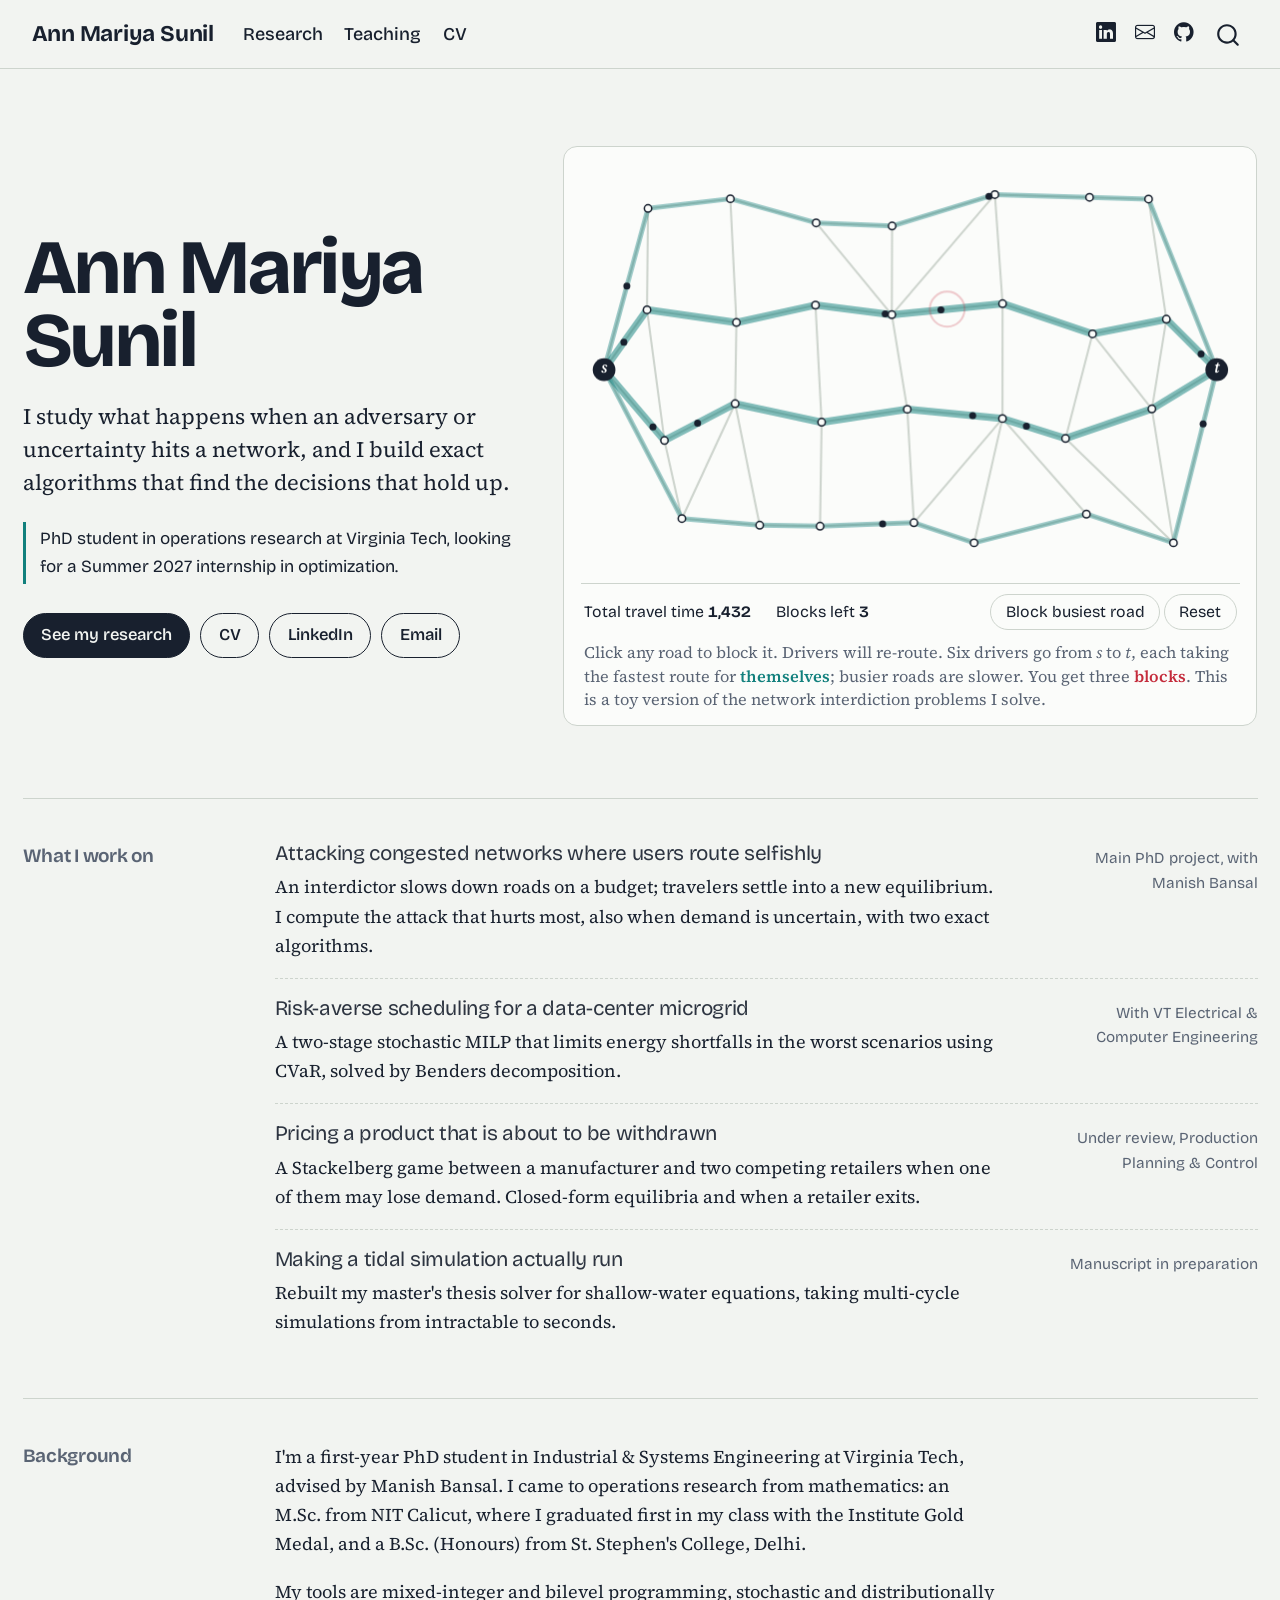
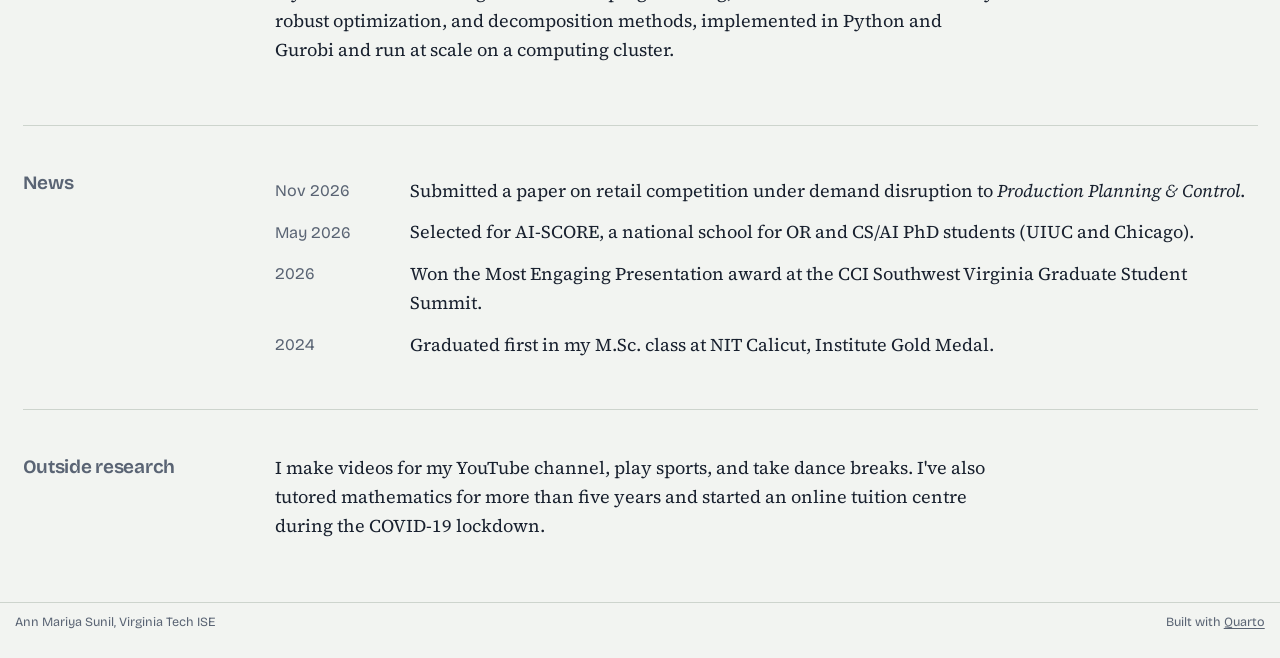
<file: index.html>
<!DOCTYPE html>
<html xmlns="http://www.w3.org/1999/xhtml" lang="en" xml:lang="en"><head>

<meta charset="utf-8">
<meta name="generator" content="quarto-1.11.9">

<meta name="viewport" content="width=device-width, initial-scale=1.0, user-scalable=yes">


<title>Ann Mariya Sunil</title>
<style>
/* Default styles provided by pandoc.
** See https://pandoc.org/MANUAL.html#variables-for-html for config info.
*/
span.smallcaps{font-variant: small-caps;}
div.columns{display: flex; gap: 1.5em;}
div.column{flex: auto;}
@media screen {
div.columns{gap: min(4vw, 1.5em);}
div.column{overflow-x: auto;}
}
div.hanging-indent{margin-left: 1.5em; text-indent: -1.5em;}
ul.task-list{list-style: none;}
ul.task-list li input[type="checkbox"] {
  width: 0.8em;
  margin: 0 0.8em 0.2em -1em; /* quarto-specific, see https://github.com/quarto-dev/quarto-cli/issues/4556 */ 
  vertical-align: middle;
}
</style>


<script src="site_libs/quarto-nav/quarto-nav.js"></script>
<script src="site_libs/quarto-nav/headroom.min.js"></script>
<script src="site_libs/clipboard/clipboard.min.js"></script>
<script src="site_libs/quarto-search/autocomplete.umd.js"></script>
<script src="site_libs/quarto-search/fuse.min.js"></script>
<script src="site_libs/quarto-search/quarto-search.js"></script>
<meta name="quarto:offset" content="./">
<link href="./assets/favicon.svg" rel="icon" type="image/svg+xml">
<script src="site_libs/quarto-html/quarto.js" type="module"></script>
<script src="site_libs/quarto-html/tabsets/tabsets.js" type="module"></script>
<script src="site_libs/quarto-html/scrollable-regions/scrollable-regions.js" type="module"></script>
<script src="site_libs/quarto-html/popper.min.js"></script>
<script src="site_libs/quarto-html/tippy.umd.min.js"></script>
<script src="site_libs/quarto-html/anchor.min.js"></script>
<link href="site_libs/quarto-html/tippy.css" rel="stylesheet">
<link href="site_libs/quarto-html/quarto-syntax-highlighting-63b5708e65d6cd79cd7618c58d0c21e7.css" rel="stylesheet" id="quarto-text-highlighting-styles">
<script src="site_libs/bootstrap/bootstrap.min.js"></script>
<link href="site_libs/bootstrap/bootstrap-icons.css" rel="stylesheet">
<link href="site_libs/bootstrap/bootstrap-cb5331a4b22bfb158ec25ac866d5215c.min.css" rel="stylesheet" append-hash="true" id="quarto-bootstrap" data-mode="light">
<script id="quarto-search-options" type="application/json">{
  "location": "navbar",
  "copy-button": false,
  "collapse-after": 3,
  "panel-placement": "end",
  "type": "overlay",
  "limit": 50,
  "keyboard-shortcut": [
    "f",
    "/",
    "s"
  ],
  "show-item-context": false,
  "language": {
    "search-no-results-text": "No results",
    "search-matching-documents-text": "matching documents",
    "search-copy-link-title": "Copy link to search",
    "search-hide-matches-text": "Hide additional matches",
    "search-more-match-text": "more match in this document",
    "search-more-matches-text": "more matches in this document",
    "search-clear-button-title": "Clear",
    "search-text-placeholder": "",
    "search-detached-cancel-button-title": "Cancel",
    "search-submit-button-title": "Submit",
    "search-label": "Search"
  }
}</script>
<style>html{ scroll-behavior: smooth; }</style>


<link rel="stylesheet" href="assets/fonts.css">
</head>

<body class="nav-fixed fullcontent quarto-light"><a id="quarto-skip-link" class="visually-hidden-focusable" href="#quarto-content">Skip to main content</a>

<div id="quarto-search-results"></div>
  <header id="quarto-header" class="headroom fixed-top">
    <nav class="navbar navbar-expand-lg " data-bs-theme="dark" aria-label="Site">
      <div class="navbar-container container-fluid">
      <div class="navbar-brand-container mx-auto">
    <a class="navbar-brand" href="./index.html">
    <span class="navbar-title">Ann Mariya Sunil</span>
    </a>
  </div>
          <button class="navbar-toggler" type="button" data-bs-toggle="collapse" data-bs-target="#navbarCollapse" aria-controls="navbarCollapse" aria-expanded="false" aria-label="Toggle navigation" onclick="if (window.quartoToggleHeadroom) { window.quartoToggleHeadroom(); }">
  <span class="navbar-toggler-icon"></span>
</button>
          <div class="collapse navbar-collapse" id="navbarCollapse">
            <ul class="navbar-nav navbar-nav-scroll me-auto">
  <li class="nav-item">
    <a class="nav-link" href="./research.html"> 
<span class="menu-text">Research</span></a>
  </li>  
  <li class="nav-item">
    <a class="nav-link" href="./teaching.html"> 
<span class="menu-text">Teaching</span></a>
  </li>  
  <li class="nav-item">
    <a class="nav-link" href="./cv.html"> 
<span class="menu-text">CV</span></a>
  </li>  
</ul>
            <ul class="navbar-nav navbar-nav-scroll ms-auto">
  <li class="nav-item compact">
    <a class="nav-link" href="https://www.linkedin.com/in/ann-mariya-sunil-804a83195"> <i class="bi bi-linkedin" role="img" aria-label="LinkedIn">
</i> 
<span class="menu-text"></span></a>
  </li>  
  <li class="nav-item compact">
    <a class="nav-link" href="mailto:annmariyasunil@vt.edu"> <i class="bi bi-envelope" role="img" aria-label="Email">
</i> 
<span class="menu-text"></span></a>
  </li>  
  <li class="nav-item compact">
    <a class="nav-link" href="https://github.com/annmariyasunil"> <i class="bi bi-github" role="img" aria-label="GitHub">
</i> 
<span class="menu-text"></span></a>
  </li>  
</ul>
          </div> <!-- /navcollapse -->
            <div class="quarto-navbar-tools">
</div>
            <div id="quarto-search" class="" title="Search"></div>
      </div> <!-- /container-fluid -->
    </nav>
</header>
<!-- content -->
<div id="quarto-content" class="quarto-container page-layout-custom page-navbar" tabindex="-1">
<!-- sidebar -->
<!-- margin-sidebar -->
<!-- main -->




<div class="home-wrap">

<section class="hero">
  <div>
    <h1>Ann Mariya Sunil</h1>
    <p class="lede">I study what happens when an adversary or uncertainty hits a network, and I build exact algorithms that find the decisions that hold up.</p>
    <p class="seeking">PhD student in operations research at Virginia Tech, looking for a Summer 2027 internship in optimization.</p>
    <div class="hero-links">
      <a class="solid" href="research.html">See my research</a>
      <a href="cv.html">CV</a>
      <a href="https://www.linkedin.com/in/ann-mariya-sunil-804a83195">LinkedIn</a>
      <a href="mailto:annmariyasunil@vt.edu">Email</a>
    </div>
  </div>

  <figure class="map figure" aria-label="Interactive network interdiction demo">
    <canvas id="net" role="img" aria-label="A road network where six drivers travel from s to t. Clicking a road blocks it and the drivers re-route."></canvas>
    <div class="map-bar">
      <div class="readout" aria-live="polite">
        <span>Total travel time <b id="net-cost">0</b> <span class="delta" id="net-delta"></span></span>
        <span>Blocks left <b id="net-left">3</b></span>
      </div>
      <div>
        <button id="net-busiest" type="button">Block busiest road</button>
        <button id="net-reset" type="button">Reset</button>
      </div>
    </div>
    <figcaption class="map-caption"><span id="net-msg">Click any road to block it.</span> Six drivers go from <i>s</i> to <i>t</i>, each taking the fastest route for <span class="legend-flow">themselves</span>; busier roads are slower. You get three <span class="legend-cut">blocks</span>. This is a toy version of the network interdiction problems I solve.</figcaption>
  </figure>
</section>

<section class="home-section">
  <h2>What I work on</h2>
  <ul class="work-list">
    <li>
      <div>
        <h3><a href="research.html#interdiction">Attacking congested networks where users route selfishly</a></h3>
        <p>An interdictor slows down roads on a budget; travelers settle into a new equilibrium. I compute the attack that hurts most, also when demand is uncertain, with two exact algorithms.</p>
      </div>
      <div class="status">Main PhD project, with Manish Bansal</div>
    </li>
    <li>
      <div>
        <h3><a href="research.html#microgrid">Risk-averse scheduling for a data-center microgrid</a></h3>
        <p>A two-stage stochastic MILP that limits energy shortfalls in the worst scenarios using CVaR, solved by Benders decomposition.</p>
      </div>
      <div class="status">With VT Electrical &amp; Computer Engineering</div>
    </li>
    <li>
      <div>
        <h3><a href="research.html#supply-chain">Pricing a product that is about to be withdrawn</a></h3>
        <p>A Stackelberg game between a manufacturer and two competing retailers when one of them may lose demand. Closed-form equilibria and when a retailer exits.</p>
      </div>
      <div class="status">Under review, Production Planning &amp; Control</div>
    </li>
    <li>
      <div>
        <h3><a href="research.html#tides">Making a tidal simulation actually run</a></h3>
        <p>Rebuilt my master's thesis solver for shallow-water equations, taking multi-cycle simulations from intractable to seconds.</p>
      </div>
      <div class="status">Manuscript in preparation</div>
    </li>
  </ul>
</section>

<section class="home-section">
  <h2>Background</h2>
  <div>
    <p>I'm a first-year PhD student in Industrial &amp; Systems Engineering at Virginia Tech, advised by Manish Bansal. I came to operations research from mathematics: an M.Sc. from NIT Calicut, where I graduated first in my class with the Institute Gold Medal, and a B.Sc. (Honours) from St. Stephen's College, Delhi.</p>
    <p>My tools are mixed-integer and bilevel programming, stochastic and distributionally robust optimization, and decomposition methods, implemented in Python and Gurobi and run at scale on a computing cluster.</p>
  </div>
</section>

<section class="home-section">
  <h2>News</h2>
  <ul class="news">
    <li><time datetime="2026-11">Nov 2026</time><span>Submitted a paper on retail competition under demand disruption to <i>Production Planning &amp; Control</i>.</span></li>
    <li><time datetime="2026-05">May 2026</time><span>Selected for AI-SCORE, a national school for OR and CS/AI PhD students (UIUC and Chicago).</span></li>
    <li><time datetime="2026">2026</time><span>Won the Most Engaging Presentation award at the CCI Southwest Virginia Graduate Student Summit.</span></li>
    <li><time datetime="2024">2024</time><span>Graduated first in my M.Sc. class at NIT Calicut, Institute Gold Medal.</span></li>
  </ul>
</section>

<section class="home-section">
  <h2>Outside research</h2>
  <p>I make videos for my YouTube channel, play sports, and take dance breaks. I've also tutored mathematics for more than five years and started an online tuition centre during the COVID-19 lockdown.</p>
</section>

</div>




<script id="quarto-html-after-body" type="application/javascript">
  window.document.addEventListener("DOMContentLoaded", function (event) {
    const icon = "";
    const anchorJS = new window.AnchorJS();
    anchorJS.options = {
      placement: 'right',
      icon: icon
    };
    anchorJS.add('.anchored');
    const isCodeAnnotation = (el) => {
      for (const clz of el.classList) {
        if (clz.startsWith('code-annotation-')) {                     
          return true;
        }
      }
      return false;
    }
    const onCopySuccess = function(e) {
      // button target
      const button = e.trigger;
      // don't keep focus
      button.blur();
      // flash "checked"
      button.classList.add('code-copy-button-checked');
      var currentTitle = button.getAttribute("title");
      button.setAttribute("title", "Copied!");
      let tooltip;
      if (window.bootstrap) {
        button.setAttribute("data-bs-toggle", "tooltip");
        button.setAttribute("data-bs-placement", "left");
        button.setAttribute("data-bs-title", "Copied!");
        tooltip = new bootstrap.Tooltip(button, 
          { trigger: "manual", 
            customClass: "code-copy-button-tooltip",
            offset: [0, -8]});
        tooltip.show();    
      }
      setTimeout(function() {
        if (tooltip) {
          tooltip.hide();
          button.removeAttribute("data-bs-title");
          button.removeAttribute("data-bs-toggle");
          button.removeAttribute("data-bs-placement");
        }
        button.setAttribute("title", currentTitle);
        button.classList.remove('code-copy-button-checked');
      }, 1000);
      // clear code selection
      e.clearSelection();
    }
    const getTextToCopy = function(trigger) {
      const outerScaffold = trigger.parentElement.cloneNode(true);
      const codeEl = outerScaffold.querySelector('code');
      for (const childEl of codeEl.children) {
        if (isCodeAnnotation(childEl)) {
          childEl.remove();
        }
      }
      return codeEl.innerText;
    }
    const clipboard = new window.ClipboardJS('.code-copy-button:not([data-in-quarto-modal])', {
      text: getTextToCopy
    });
    clipboard.on('success', onCopySuccess);
    if (window.document.getElementById('quarto-embedded-source-code-modal')) {
      const clipboardModal = new window.ClipboardJS('.code-copy-button[data-in-quarto-modal]', {
        text: getTextToCopy,
        container: window.document.getElementById('quarto-embedded-source-code-modal')
      });
      clipboardModal.on('success', onCopySuccess);
    }
      var localhostRegex = new RegExp(/^(?:http|https):\/\/localhost\:?[0-9]*\//);
      var mailtoRegex = new RegExp(/^mailto:/);
        var filterRegex = new RegExp("https:\/\/annmariyasunil\.github\.io");
      const newWindowLabel = "(opens in a new tab)";
      const newWindowNoteId = "quarto-ext-newwindow-label";
      // Links reference one hidden label through aria-describedby, so the
      // announcement never changes their accessible name.
      var describeNewWindow = (link) => {
        if (!window.document.getElementById(newWindowNoteId)) {
          var newWindowNote = window.document.createElement("span");
          newWindowNote.id = newWindowNoteId;
          newWindowNote.hidden = true;
          newWindowNote.textContent = newWindowLabel;
          window.document.body.appendChild(newWindowNote);
        }
        var describedBy = (link.getAttribute("aria-describedby") || "").split(/\s+/).filter(Boolean);
        if (!describedBy.includes(newWindowNoteId)) {
          describedBy.push(newWindowNoteId);
          link.setAttribute("aria-describedby", describedBy.join(" "));
        }
      }
      var isInternal = (href) => {
          return filterRegex.test(href) || localhostRegex.test(href) || mailtoRegex.test(href);
      }
      // Inspect non-navigation links and adorn them if external
      window.quartoDecorateExternalLinks = function (root) {
     var links = (root || window.document).querySelectorAll('a[href]:not(.nav-link):not(.navbar-brand):not(.toc-action):not(.sidebar-link):not(.sidebar-item-toggle):not(.pagination-link):not(.no-external):not([aria-hidden]):not(.dropdown-item):not(.quarto-navigation-tool):not(.about-link)');
      for (var i=0; i<links.length; i++) {
        const link = links[i];
        if (!isInternal(link.href)) {
          // undo the damage that might have been done by quarto-nav.js in the case of
          // links that we want to consider external
          if (link.dataset.originalHref !== undefined) {
            link.href = link.dataset.originalHref;
          }
            // target, if specified
            link.setAttribute("target", "_blank");
            if (link.getAttribute("rel") === null) {
              link.setAttribute("rel", "noopener");
            }
            describeNewWindow(link);
          if (!link.classList.contains('no-external-icon')) {
          }
        }
      }
      };
      window.quartoDecorateExternalLinks(window.document);
    // Esc closes the popup (WCAG 1.4.13) and focus leaving both trigger and
    // popup closes it (WCAG 2.4.11); tippy handles neither for interactive popups.
    const hideOnEscAndFocusOut = {
      name: 'hideOnEscAndFocusOut',
      defaultValue: true,
      fn(instance) {
        const dismiss = () => {
          // A show scheduled by the trigger delay would otherwise reopen it
          instance.clearDelayTimeouts();
          instance.hide();
        };
        const onKeyDown = (event) => {
          if (event.key !== 'Escape') {
            return;
          }
          // Keep Esc from also reaching page handlers (e.g. reveal.js overview),
          // except an open reveal.js slide menu, which Esc should close too.
          // The menu handles keys only when its keyboard option is on.
          const menuHandlesEsc = window.Reveal?.getPlugin?.('menu')?.isOpen() &&
            window.Reveal.getConfig().menu?.keyboard !== false;
          if (!menuHandlesEsc) {
            event.stopPropagation();
          }
          if (instance.popper.contains(window.document.activeElement)) {
            // Disabled while refocusing so the focus trigger does not reopen it
            instance.disable();
            instance.reference.focus();
            instance.enable();
          }
          dismiss();
        };
        const onFocusOut = (event) => {
          const target = event.relatedTarget;
          if (target && !instance.reference.contains(target) &&
              !instance.popper.contains(target)) {
            dismiss();
          }
        };
        // On the trigger too: a click trigger (code-annotations: select) has no
        // blur handling. Attached for the instance's lifetime so leaving the
        // trigger also cancels a show still pending on the trigger delay.
        instance.reference.addEventListener('focusout', onFocusOut);
        return {
          onShow() {
            window.document.addEventListener('keydown', onKeyDown, true);
            instance.popper.addEventListener('focusout', onFocusOut);
          },
          onHide() {
            window.document.removeEventListener('keydown', onKeyDown, true);
            instance.popper.removeEventListener('focusout', onFocusOut);
          },
          onDestroy() {
            instance.reference.removeEventListener('focusout', onFocusOut);
          },
        };
      },
    };
    function tippyHover(el, contentFn, onTriggerFn, onUntriggerFn) {
      const config = {
        allowHTML: true,
        maxWidth: 500,
        delay: 100,
        arrow: false,
        appendTo: function(el) {
            return el.parentElement;
        },
        interactive: true,
        interactiveBorder: 10,
        theme: 'quarto',
        placement: 'bottom-start',
        plugins: [hideOnEscAndFocusOut],
      };
      if (contentFn) {
        config.content = contentFn;
      }
      if (onTriggerFn) {
        config.onTrigger = onTriggerFn;
      }
      if (onUntriggerFn) {
        config.onUntrigger = onUntriggerFn;
      }
      window.tippy(el, config); 
    }
    const noterefs = window.document.querySelectorAll('a[role="doc-noteref"]');
    for (var i=0; i<noterefs.length; i++) {
      const ref = noterefs[i];
      tippyHover(ref, function() {
        // use id or data attribute instead here
        let href = ref.getAttribute('data-footnote-href') || ref.getAttribute('href');
        try { href = new URL(href).hash; } catch {}
        const id = href.replace(/^#\/?/, "");
        const note = window.document.getElementById(id);
        if (note) {
          return note.innerHTML;
        } else {
          return "";
        }
      });
    }
    const xrefs = window.document.querySelectorAll('a.quarto-xref');
    const processXRef = (id, note) => {
      // Strip column container classes
      const stripColumnClz = (el) => {
        el.classList.remove("page-full", "page-columns");
        if (el.children) {
          for (const child of el.children) {
            stripColumnClz(child);
          }
        }
      }
      stripColumnClz(note)
      if (id === null || id.startsWith('sec-')) {
        // Special case sections, only their first couple elements
        const container = document.createElement("div");
        if (note.children && note.children.length > 2) {
          container.appendChild(note.children[0].cloneNode(true));
          for (let i = 1; i < note.children.length; i++) {
            const child = note.children[i];
            if (child.tagName === "P" && child.innerText === "") {
              continue;
            } else {
              container.appendChild(child.cloneNode(true));
              break;
            }
          }
          if (window.Quarto?.typesetMath) {
            window.Quarto.typesetMath(container);
          }
          return container.innerHTML
        } else {
          if (window.Quarto?.typesetMath) {
            window.Quarto.typesetMath(note);
          }
          return note.innerHTML;
        }
      } else {
        // Remove any anchor links if they are present
        const anchorLink = note.querySelector('a.anchorjs-link');
        if (anchorLink) {
          anchorLink.remove();
        }
        if (window.Quarto?.typesetMath) {
          window.Quarto.typesetMath(note);
        }
        if (note.classList.contains("callout")) {
          return note.outerHTML;
        } else {
          return note.innerHTML;
        }
      }
    }
    for (var i=0; i<xrefs.length; i++) {
      const xref = xrefs[i];
      tippyHover(xref, undefined, function(instance) {
        instance.disable();
        let url = xref.getAttribute('href');
        let hash = undefined; 
        if (url.startsWith('#')) {
          hash = url;
        } else {
          try { hash = new URL(url).hash; } catch {}
        }
        if (hash) {
          const id = hash.replace(/^#\/?/, "");
          const note = window.document.getElementById(id);
          if (note !== null) {
            try {
              const html = processXRef(id, note.cloneNode(true));
              instance.setContent(html);
            } finally {
              instance.enable();
              instance.show();
            }
          } else {
            // See if we can fetch this
            fetch(url.split('#')[0])
            .then(res => res.text())
            .then(html => {
              const parser = new DOMParser();
              const htmlDoc = parser.parseFromString(html, "text/html");
              const note = htmlDoc.getElementById(id);
              if (note !== null) {
                const html = processXRef(id, note);
                instance.setContent(html);
              } 
            }).finally(() => {
              instance.enable();
              instance.show();
            });
          }
        } else {
          // See if we can fetch a full url (with no hash to target)
          // This is a special case and we should probably do some content thinning / targeting
          fetch(url)
          .then(res => res.text())
          .then(html => {
            const parser = new DOMParser();
            const htmlDoc = parser.parseFromString(html, "text/html");
            const note = htmlDoc.querySelector('main.content');
            if (note !== null) {
              // This should only happen for chapter cross references
              // (since there is no id in the URL)
              // remove the first header
              if (note.children.length > 0 && note.children[0].tagName === "HEADER") {
                note.children[0].remove();
              }
              const html = processXRef(null, note);
              instance.setContent(html);
            } 
          }).finally(() => {
            instance.enable();
            instance.show();
          });
        }
      }, function(instance) {
      });
    }
        let selectedAnnoteEl;
        const selectorForAnnotation = ( cell, annotation) => {
          let cellAttr = 'data-code-cell="' + cell + '"';
          let lineAttr = 'data-code-annotation="' +  annotation + '"';
          const selector = 'span[' + cellAttr + '][' + lineAttr + ']';
          return selector;
        }
        const selectCodeLines = (annoteEl) => {
          const doc = window.document;
          const targetCell = annoteEl.getAttribute("data-target-cell");
          const targetAnnotation = annoteEl.getAttribute("data-target-annotation");
          const annoteSpan = window.document.querySelector(selectorForAnnotation(targetCell, targetAnnotation));
          const lines = annoteSpan.getAttribute("data-code-lines").split(",");
          const lineIds = lines.map((line) => {
            return targetCell + "-" + line;
          })
          // Each band is positioned against its own containing block, which is
          // not the offsetParent of the lines, so place it from client rects.
          const placeBand = (band, firstEl, lastEl, codeBlock) => {
            const container = band.offsetParent;
            if (container === null) {
              return;
            }
            const containerRect = container.getBoundingClientRect();
            // Reveal.js scales slides with a transform, so convert client
            // pixels back to the CSS pixels of the container.
            const scale = containerRect.height / container.offsetHeight || 1;
            const firstRect = firstEl.getBoundingClientRect();
            const lastRect = lastEl.getBoundingClientRect();
            const top = (firstRect.top - containerRect.top) / scale - container.clientTop + container.scrollTop;
            const height = (lastRect.bottom - firstRect.top) / scale;
            band.style.top = top - 2 + "px";
            band.style.height = height + 4 + "px";
            if (codeBlock) {
              // Without the copy button wrapper, the containing block is wider
              // than the code block, so span the code block explicitly.
              const blockRect = codeBlock.getBoundingClientRect();
              band.style.left = (blockRect.left - containerRect.left) / scale - container.clientLeft + container.scrollLeft + "px";
              band.style.width = blockRect.width / scale + "px";
            }
          };
          if (lineIds.length > 0) {
            const el = window.document.getElementById(lineIds[0]);
            const lastEl = window.document.getElementById(lineIds[lineIds.length - 1]);
            const parent = el.parentElement.parentElement;
            // cook up a div (if necessary) and position it
            let div = window.document.getElementById("code-annotation-line-highlight");
            if (div === null) {
              div = window.document.createElement("div");
              div.setAttribute("id", "code-annotation-line-highlight");
              div.style.position = 'absolute';
              parent.appendChild(div);
            }
            placeBand(div, el, lastEl, parent.closest("div.sourceCode") || parent);
            let gutterDiv = window.document.getElementById("code-annotation-line-highlight-gutter");
            if (gutterDiv === null) {
              gutterDiv = window.document.createElement("div");
              gutterDiv.setAttribute("id", "code-annotation-line-highlight-gutter");
              gutterDiv.style.position = 'absolute';
              const codeCell = window.document.getElementById(targetCell);
              const gutter = codeCell.querySelector('.code-annotation-gutter');
              gutter.appendChild(gutterDiv);
            }
            placeBand(gutterDiv, el, lastEl);
            selectedAnnoteEl = annoteEl;
          }
        };
        const unselectCodeLines = () => {
          const elementsIds = ["code-annotation-line-highlight", "code-annotation-line-highlight-gutter"];
          elementsIds.forEach((elId) => {
            const div = window.document.getElementById(elId);
            if (div) {
              div.remove();
            }
          });
          selectedAnnoteEl = undefined;
        };
          // Handle positioning of the toggle
      window.addEventListener(
        "resize",
        throttle(() => {
          elRect = undefined;
          if (selectedAnnoteEl) {
            selectCodeLines(selectedAnnoteEl);
          }
        }, 10)
      );
      function throttle(fn, ms) {
      let throttle = false;
      let timer;
        return (...args) => {
          if(!throttle) { // first call gets through
              fn.apply(this, args);
              throttle = true;
          } else { // all the others get throttled
              if(timer) clearTimeout(timer); // cancel #2
              timer = setTimeout(() => {
                fn.apply(this, args);
                timer = throttle = false;
              }, ms);
          }
        };
      }
        // Attach click handler to the DT
        const annoteDls = window.document.querySelectorAll('dt[data-target-cell]');
        for (const annoteDlNode of annoteDls) {
          annoteDlNode.addEventListener('click', (event) => {
            const clickedEl = event.target;
            if (clickedEl !== selectedAnnoteEl) {
              unselectCodeLines();
              const activeEl = window.document.querySelector('dt[data-target-cell].code-annotation-active');
              if (activeEl) {
                activeEl.classList.remove('code-annotation-active');
              }
              selectCodeLines(clickedEl);
              clickedEl.classList.add('code-annotation-active');
            } else {
              // Unselect the line
              unselectCodeLines();
              clickedEl.classList.remove('code-annotation-active');
            }
          });
        }
    const findCites = (el) => {
      const parentEl = el.parentElement;
      if (parentEl) {
        const cites = parentEl.dataset.cites;
        if (cites) {
          return {
            el,
            cites: cites.split(' ')
          };
        } else {
          return findCites(el.parentElement)
        }
      } else {
        return undefined;
      }
    };
    var bibliorefs = window.document.querySelectorAll('a[role="doc-biblioref"]');
    for (var i=0; i<bibliorefs.length; i++) {
      const ref = bibliorefs[i];
      const citeInfo = findCites(ref);
      if (citeInfo) {
        tippyHover(citeInfo.el, function() {
          var popup = window.document.createElement('div');
          citeInfo.cites.forEach(function(cite) {
            var citeDiv = window.document.createElement('div');
            citeDiv.classList.add('hanging-indent');
            citeDiv.classList.add('csl-entry');
            var biblioDiv = window.document.getElementById('ref-' + cite);
            if (biblioDiv) {
              citeDiv.innerHTML = biblioDiv.innerHTML;
            }
            popup.appendChild(citeDiv);
          });
          return popup.innerHTML;
        });
      }
    }
  });
  </script>
  <script type="application/javascript">
  window.quartoScrollableRegionsLabels = {"code":"Scrollable code","output":"Scrollable output"};
  </script>
</div> <!-- /content -->
<footer class="footer">
  <div class="nav-footer">
    <div class="nav-footer-left">
<p>Ann Mariya Sunil, Virginia Tech ISE</p>
</div>   
    <div class="nav-footer-center">
      &nbsp;
    </div>
    <div class="nav-footer-right">
<p>Built with <a href="https://quarto.org">Quarto</a></p>
</div>
  </div>
</footer>
<script src="assets/network.js"></script>




<script src="site_libs/quarto-html/zenscroll-min.js"></script>
</body></html>
</file>
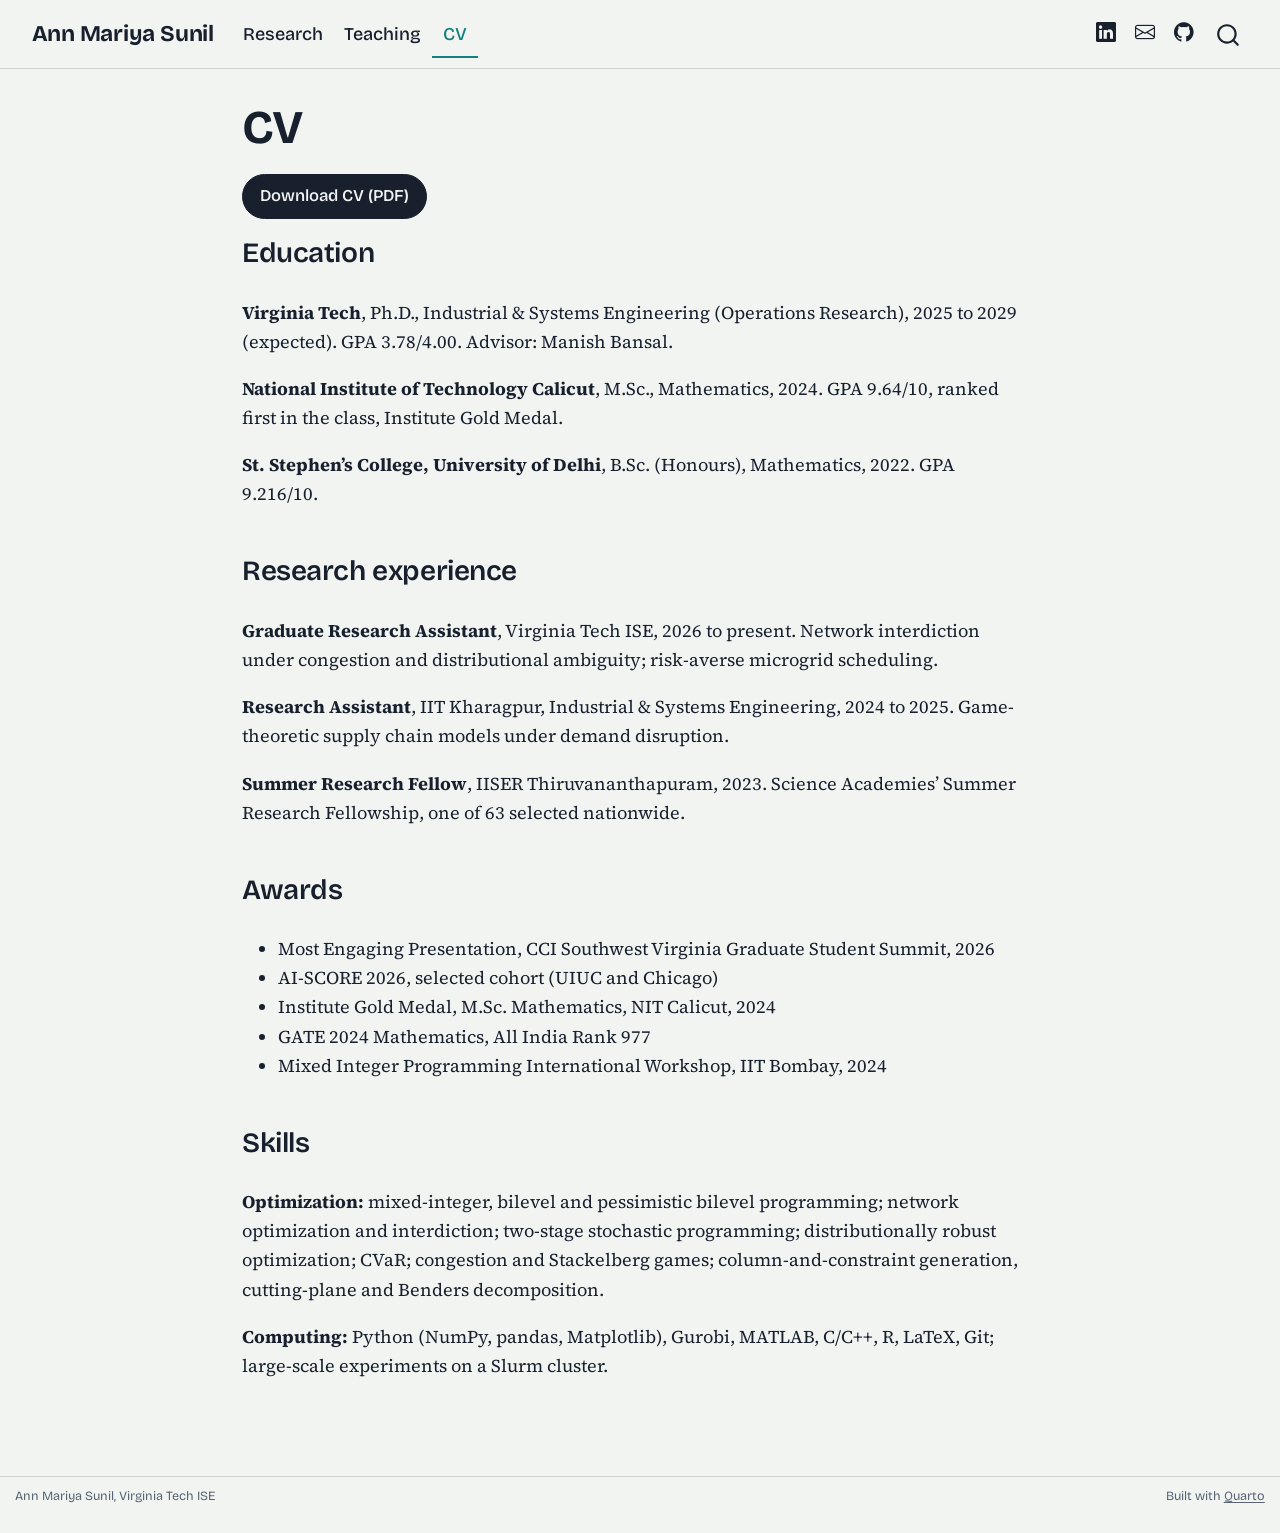
<file: cv.html>
<!DOCTYPE html>
<html xmlns="http://www.w3.org/1999/xhtml" lang="en" xml:lang="en"><head>

<meta charset="utf-8">
<meta name="generator" content="quarto-1.11.9">

<meta name="viewport" content="width=device-width, initial-scale=1.0, user-scalable=yes">


<title>CV – Ann Mariya Sunil</title>
<style>
/* Default styles provided by pandoc.
** See https://pandoc.org/MANUAL.html#variables-for-html for config info.
*/
span.smallcaps{font-variant: small-caps;}
div.columns{display: flex; gap: 1.5em;}
div.column{flex: auto;}
@media screen {
div.columns{gap: min(4vw, 1.5em);}
div.column{overflow-x: auto;}
}
div.hanging-indent{margin-left: 1.5em; text-indent: -1.5em;}
ul.task-list{list-style: none;}
ul.task-list li input[type="checkbox"] {
  width: 0.8em;
  margin: 0 0.8em 0.2em -1em; /* quarto-specific, see https://github.com/quarto-dev/quarto-cli/issues/4556 */ 
  vertical-align: middle;
}
</style>


<script src="site_libs/quarto-nav/quarto-nav.js"></script>
<script src="site_libs/quarto-nav/headroom.min.js"></script>
<script src="site_libs/clipboard/clipboard.min.js"></script>
<script src="site_libs/quarto-search/autocomplete.umd.js"></script>
<script src="site_libs/quarto-search/fuse.min.js"></script>
<script src="site_libs/quarto-search/quarto-search.js"></script>
<meta name="quarto:offset" content="./">
<link href="./assets/favicon.svg" rel="icon" type="image/svg+xml">
<script src="site_libs/quarto-html/quarto.js" type="module"></script>
<script src="site_libs/quarto-html/tabsets/tabsets.js" type="module"></script>
<script src="site_libs/quarto-html/scrollable-regions/scrollable-regions.js" type="module"></script>
<script src="site_libs/quarto-html/popper.min.js"></script>
<script src="site_libs/quarto-html/tippy.umd.min.js"></script>
<script src="site_libs/quarto-html/anchor.min.js"></script>
<link href="site_libs/quarto-html/tippy.css" rel="stylesheet">
<link href="site_libs/quarto-html/quarto-syntax-highlighting-63b5708e65d6cd79cd7618c58d0c21e7.css" rel="stylesheet" id="quarto-text-highlighting-styles">
<script src="site_libs/bootstrap/bootstrap.min.js"></script>
<link href="site_libs/bootstrap/bootstrap-icons.css" rel="stylesheet">
<link href="site_libs/bootstrap/bootstrap-cb5331a4b22bfb158ec25ac866d5215c.min.css" rel="stylesheet" append-hash="true" id="quarto-bootstrap" data-mode="light">
<script id="quarto-search-options" type="application/json">{
  "location": "navbar",
  "copy-button": false,
  "collapse-after": 3,
  "panel-placement": "end",
  "type": "overlay",
  "limit": 50,
  "keyboard-shortcut": [
    "f",
    "/",
    "s"
  ],
  "show-item-context": false,
  "language": {
    "search-no-results-text": "No results",
    "search-matching-documents-text": "matching documents",
    "search-copy-link-title": "Copy link to search",
    "search-hide-matches-text": "Hide additional matches",
    "search-more-match-text": "more match in this document",
    "search-more-matches-text": "more matches in this document",
    "search-clear-button-title": "Clear",
    "search-text-placeholder": "",
    "search-detached-cancel-button-title": "Cancel",
    "search-submit-button-title": "Submit",
    "search-label": "Search"
  }
}</script>
<style>html{ scroll-behavior: smooth; }</style>


<link rel="stylesheet" href="assets/fonts.css">
</head>

<body class="nav-fixed fullcontent quarto-light"><a id="quarto-skip-link" class="visually-hidden-focusable" href="#quarto-document-content">Skip to main content</a>

<div id="quarto-search-results"></div>
  <header id="quarto-header" class="headroom fixed-top">
    <nav class="navbar navbar-expand-lg " data-bs-theme="dark" aria-label="Site">
      <div class="navbar-container container-fluid">
      <div class="navbar-brand-container mx-auto">
    <a class="navbar-brand" href="./index.html">
    <span class="navbar-title">Ann Mariya Sunil</span>
    </a>
  </div>
          <button class="navbar-toggler" type="button" data-bs-toggle="collapse" data-bs-target="#navbarCollapse" aria-controls="navbarCollapse" aria-expanded="false" aria-label="Toggle navigation" onclick="if (window.quartoToggleHeadroom) { window.quartoToggleHeadroom(); }">
  <span class="navbar-toggler-icon"></span>
</button>
          <div class="collapse navbar-collapse" id="navbarCollapse">
            <ul class="navbar-nav navbar-nav-scroll me-auto">
  <li class="nav-item">
    <a class="nav-link" href="./research.html"> 
<span class="menu-text">Research</span></a>
  </li>  
  <li class="nav-item">
    <a class="nav-link" href="./teaching.html"> 
<span class="menu-text">Teaching</span></a>
  </li>  
  <li class="nav-item">
    <a class="nav-link active" href="./cv.html" aria-current="page"> 
<span class="menu-text">CV</span></a>
  </li>  
</ul>
            <ul class="navbar-nav navbar-nav-scroll ms-auto">
  <li class="nav-item compact">
    <a class="nav-link" href="https://www.linkedin.com/in/ann-mariya-sunil-804a83195"> <i class="bi bi-linkedin" role="img" aria-label="LinkedIn">
</i> 
<span class="menu-text"></span></a>
  </li>  
  <li class="nav-item compact">
    <a class="nav-link" href="mailto:annmariyasunil@vt.edu"> <i class="bi bi-envelope" role="img" aria-label="Email">
</i> 
<span class="menu-text"></span></a>
  </li>  
  <li class="nav-item compact">
    <a class="nav-link" href="https://github.com/annmariyasunil"> <i class="bi bi-github" role="img" aria-label="GitHub">
</i> 
<span class="menu-text"></span></a>
  </li>  
</ul>
          </div> <!-- /navcollapse -->
            <div class="quarto-navbar-tools">
</div>
            <div id="quarto-search" class="" title="Search"></div>
      </div> <!-- /container-fluid -->
    </nav>
</header>
<!-- content -->
<div id="quarto-content" class="quarto-container page-columns page-rows-contents page-layout-article page-navbar">
<!-- sidebar -->
<!-- margin-sidebar -->
    
<!-- main -->
<main class="content" id="quarto-document-content" tabindex="-1">

<header id="title-block-header" class="quarto-title-block default">
<div class="quarto-title">
<h1 class="title">CV</h1>
</div>



<div class="quarto-title-meta">

    
  
    
  </div>
  


</header>


<div class="hero-links">
<p><a href="files/Ann_Mariya_Sunil_CV.pdf" class="solid">Download CV (PDF)</a></p>
</div>
<section id="education" class="level2">
<h2 class="anchored" data-anchor-id="education">Education</h2>
<p><strong>Virginia Tech</strong>, Ph.D., Industrial &amp; Systems Engineering (Operations Research), 2025 to 2029 (expected). GPA 3.78/4.00. Advisor: Manish Bansal.</p>
<p><strong>National Institute of Technology Calicut</strong>, M.Sc., Mathematics, 2024. GPA 9.64/10, ranked first in the class, Institute Gold Medal.</p>
<p><strong>St.&nbsp;Stephen’s College, University of Delhi</strong>, B.Sc. (Honours), Mathematics, 2022. GPA 9.216/10.</p>
</section>
<section id="research-experience" class="level2">
<h2 class="anchored" data-anchor-id="research-experience">Research experience</h2>
<p><strong>Graduate Research Assistant</strong>, Virginia Tech ISE, 2026 to present. Network interdiction under congestion and distributional ambiguity; risk-averse microgrid scheduling.</p>
<p><strong>Research Assistant</strong>, IIT Kharagpur, Industrial &amp; Systems Engineering, 2024 to 2025. Game-theoretic supply chain models under demand disruption.</p>
<p><strong>Summer Research Fellow</strong>, IISER Thiruvananthapuram, 2023. Science Academies’ Summer Research Fellowship, one of 63 selected nationwide.</p>
</section>
<section id="awards" class="level2">
<h2 class="anchored" data-anchor-id="awards">Awards</h2>
<ul>
<li>Most Engaging Presentation, CCI Southwest Virginia Graduate Student Summit, 2026</li>
<li>AI-SCORE 2026, selected cohort (UIUC and Chicago)</li>
<li>Institute Gold Medal, M.Sc. Mathematics, NIT Calicut, 2024</li>
<li>GATE 2024 Mathematics, All India Rank 977</li>
<li>Mixed Integer Programming International Workshop, IIT Bombay, 2024</li>
</ul>
</section>
<section id="skills" class="level2">
<h2 class="anchored" data-anchor-id="skills">Skills</h2>
<p><strong>Optimization:</strong> mixed-integer, bilevel and pessimistic bilevel programming; network optimization and interdiction; two-stage stochastic programming; distributionally robust optimization; CVaR; congestion and Stackelberg games; column-and-constraint generation, cutting-plane and Benders decomposition.</p>
<p><strong>Computing:</strong> Python (NumPy, pandas, Matplotlib), Gurobi, MATLAB, C/C++, R, LaTeX, Git; large-scale experiments on a Slurm cluster.</p>


</section>

</main> <!-- /main -->
<script id="quarto-html-after-body" type="application/javascript">
  window.document.addEventListener("DOMContentLoaded", function (event) {
    const icon = "";
    const anchorJS = new window.AnchorJS();
    anchorJS.options = {
      placement: 'right',
      icon: icon
    };
    anchorJS.add('.anchored');
    const isCodeAnnotation = (el) => {
      for (const clz of el.classList) {
        if (clz.startsWith('code-annotation-')) {                     
          return true;
        }
      }
      return false;
    }
    const onCopySuccess = function(e) {
      // button target
      const button = e.trigger;
      // don't keep focus
      button.blur();
      // flash "checked"
      button.classList.add('code-copy-button-checked');
      var currentTitle = button.getAttribute("title");
      button.setAttribute("title", "Copied!");
      let tooltip;
      if (window.bootstrap) {
        button.setAttribute("data-bs-toggle", "tooltip");
        button.setAttribute("data-bs-placement", "left");
        button.setAttribute("data-bs-title", "Copied!");
        tooltip = new bootstrap.Tooltip(button, 
          { trigger: "manual", 
            customClass: "code-copy-button-tooltip",
            offset: [0, -8]});
        tooltip.show();    
      }
      setTimeout(function() {
        if (tooltip) {
          tooltip.hide();
          button.removeAttribute("data-bs-title");
          button.removeAttribute("data-bs-toggle");
          button.removeAttribute("data-bs-placement");
        }
        button.setAttribute("title", currentTitle);
        button.classList.remove('code-copy-button-checked');
      }, 1000);
      // clear code selection
      e.clearSelection();
    }
    const getTextToCopy = function(trigger) {
      const outerScaffold = trigger.parentElement.cloneNode(true);
      const codeEl = outerScaffold.querySelector('code');
      for (const childEl of codeEl.children) {
        if (isCodeAnnotation(childEl)) {
          childEl.remove();
        }
      }
      return codeEl.innerText;
    }
    const clipboard = new window.ClipboardJS('.code-copy-button:not([data-in-quarto-modal])', {
      text: getTextToCopy
    });
    clipboard.on('success', onCopySuccess);
    if (window.document.getElementById('quarto-embedded-source-code-modal')) {
      const clipboardModal = new window.ClipboardJS('.code-copy-button[data-in-quarto-modal]', {
        text: getTextToCopy,
        container: window.document.getElementById('quarto-embedded-source-code-modal')
      });
      clipboardModal.on('success', onCopySuccess);
    }
      var localhostRegex = new RegExp(/^(?:http|https):\/\/localhost\:?[0-9]*\//);
      var mailtoRegex = new RegExp(/^mailto:/);
        var filterRegex = new RegExp("https:\/\/annmariyasunil\.github\.io");
      const newWindowLabel = "(opens in a new tab)";
      const newWindowNoteId = "quarto-ext-newwindow-label";
      // Links reference one hidden label through aria-describedby, so the
      // announcement never changes their accessible name.
      var describeNewWindow = (link) => {
        if (!window.document.getElementById(newWindowNoteId)) {
          var newWindowNote = window.document.createElement("span");
          newWindowNote.id = newWindowNoteId;
          newWindowNote.hidden = true;
          newWindowNote.textContent = newWindowLabel;
          window.document.body.appendChild(newWindowNote);
        }
        var describedBy = (link.getAttribute("aria-describedby") || "").split(/\s+/).filter(Boolean);
        if (!describedBy.includes(newWindowNoteId)) {
          describedBy.push(newWindowNoteId);
          link.setAttribute("aria-describedby", describedBy.join(" "));
        }
      }
      var isInternal = (href) => {
          return filterRegex.test(href) || localhostRegex.test(href) || mailtoRegex.test(href);
      }
      // Inspect non-navigation links and adorn them if external
      window.quartoDecorateExternalLinks = function (root) {
     var links = (root || window.document).querySelectorAll('a[href]:not(.nav-link):not(.navbar-brand):not(.toc-action):not(.sidebar-link):not(.sidebar-item-toggle):not(.pagination-link):not(.no-external):not([aria-hidden]):not(.dropdown-item):not(.quarto-navigation-tool):not(.about-link)');
      for (var i=0; i<links.length; i++) {
        const link = links[i];
        if (!isInternal(link.href)) {
          // undo the damage that might have been done by quarto-nav.js in the case of
          // links that we want to consider external
          if (link.dataset.originalHref !== undefined) {
            link.href = link.dataset.originalHref;
          }
            // target, if specified
            link.setAttribute("target", "_blank");
            if (link.getAttribute("rel") === null) {
              link.setAttribute("rel", "noopener");
            }
            describeNewWindow(link);
          if (!link.classList.contains('no-external-icon')) {
          }
        }
      }
      };
      window.quartoDecorateExternalLinks(window.document);
    // Esc closes the popup (WCAG 1.4.13) and focus leaving both trigger and
    // popup closes it (WCAG 2.4.11); tippy handles neither for interactive popups.
    const hideOnEscAndFocusOut = {
      name: 'hideOnEscAndFocusOut',
      defaultValue: true,
      fn(instance) {
        const dismiss = () => {
          // A show scheduled by the trigger delay would otherwise reopen it
          instance.clearDelayTimeouts();
          instance.hide();
        };
        const onKeyDown = (event) => {
          if (event.key !== 'Escape') {
            return;
          }
          // Keep Esc from also reaching page handlers (e.g. reveal.js overview),
          // except an open reveal.js slide menu, which Esc should close too.
          // The menu handles keys only when its keyboard option is on.
          const menuHandlesEsc = window.Reveal?.getPlugin?.('menu')?.isOpen() &&
            window.Reveal.getConfig().menu?.keyboard !== false;
          if (!menuHandlesEsc) {
            event.stopPropagation();
          }
          if (instance.popper.contains(window.document.activeElement)) {
            // Disabled while refocusing so the focus trigger does not reopen it
            instance.disable();
            instance.reference.focus();
            instance.enable();
          }
          dismiss();
        };
        const onFocusOut = (event) => {
          const target = event.relatedTarget;
          if (target && !instance.reference.contains(target) &&
              !instance.popper.contains(target)) {
            dismiss();
          }
        };
        // On the trigger too: a click trigger (code-annotations: select) has no
        // blur handling. Attached for the instance's lifetime so leaving the
        // trigger also cancels a show still pending on the trigger delay.
        instance.reference.addEventListener('focusout', onFocusOut);
        return {
          onShow() {
            window.document.addEventListener('keydown', onKeyDown, true);
            instance.popper.addEventListener('focusout', onFocusOut);
          },
          onHide() {
            window.document.removeEventListener('keydown', onKeyDown, true);
            instance.popper.removeEventListener('focusout', onFocusOut);
          },
          onDestroy() {
            instance.reference.removeEventListener('focusout', onFocusOut);
          },
        };
      },
    };
    function tippyHover(el, contentFn, onTriggerFn, onUntriggerFn) {
      const config = {
        allowHTML: true,
        maxWidth: 500,
        delay: 100,
        arrow: false,
        appendTo: function(el) {
            return el.parentElement;
        },
        interactive: true,
        interactiveBorder: 10,
        theme: 'quarto',
        placement: 'bottom-start',
        plugins: [hideOnEscAndFocusOut],
      };
      if (contentFn) {
        config.content = contentFn;
      }
      if (onTriggerFn) {
        config.onTrigger = onTriggerFn;
      }
      if (onUntriggerFn) {
        config.onUntrigger = onUntriggerFn;
      }
      window.tippy(el, config); 
    }
    const noterefs = window.document.querySelectorAll('a[role="doc-noteref"]');
    for (var i=0; i<noterefs.length; i++) {
      const ref = noterefs[i];
      tippyHover(ref, function() {
        // use id or data attribute instead here
        let href = ref.getAttribute('data-footnote-href') || ref.getAttribute('href');
        try { href = new URL(href).hash; } catch {}
        const id = href.replace(/^#\/?/, "");
        const note = window.document.getElementById(id);
        if (note) {
          return note.innerHTML;
        } else {
          return "";
        }
      });
    }
    const xrefs = window.document.querySelectorAll('a.quarto-xref');
    const processXRef = (id, note) => {
      // Strip column container classes
      const stripColumnClz = (el) => {
        el.classList.remove("page-full", "page-columns");
        if (el.children) {
          for (const child of el.children) {
            stripColumnClz(child);
          }
        }
      }
      stripColumnClz(note)
      if (id === null || id.startsWith('sec-')) {
        // Special case sections, only their first couple elements
        const container = document.createElement("div");
        if (note.children && note.children.length > 2) {
          container.appendChild(note.children[0].cloneNode(true));
          for (let i = 1; i < note.children.length; i++) {
            const child = note.children[i];
            if (child.tagName === "P" && child.innerText === "") {
              continue;
            } else {
              container.appendChild(child.cloneNode(true));
              break;
            }
          }
          if (window.Quarto?.typesetMath) {
            window.Quarto.typesetMath(container);
          }
          return container.innerHTML
        } else {
          if (window.Quarto?.typesetMath) {
            window.Quarto.typesetMath(note);
          }
          return note.innerHTML;
        }
      } else {
        // Remove any anchor links if they are present
        const anchorLink = note.querySelector('a.anchorjs-link');
        if (anchorLink) {
          anchorLink.remove();
        }
        if (window.Quarto?.typesetMath) {
          window.Quarto.typesetMath(note);
        }
        if (note.classList.contains("callout")) {
          return note.outerHTML;
        } else {
          return note.innerHTML;
        }
      }
    }
    for (var i=0; i<xrefs.length; i++) {
      const xref = xrefs[i];
      tippyHover(xref, undefined, function(instance) {
        instance.disable();
        let url = xref.getAttribute('href');
        let hash = undefined; 
        if (url.startsWith('#')) {
          hash = url;
        } else {
          try { hash = new URL(url).hash; } catch {}
        }
        if (hash) {
          const id = hash.replace(/^#\/?/, "");
          const note = window.document.getElementById(id);
          if (note !== null) {
            try {
              const html = processXRef(id, note.cloneNode(true));
              instance.setContent(html);
            } finally {
              instance.enable();
              instance.show();
            }
          } else {
            // See if we can fetch this
            fetch(url.split('#')[0])
            .then(res => res.text())
            .then(html => {
              const parser = new DOMParser();
              const htmlDoc = parser.parseFromString(html, "text/html");
              const note = htmlDoc.getElementById(id);
              if (note !== null) {
                const html = processXRef(id, note);
                instance.setContent(html);
              } 
            }).finally(() => {
              instance.enable();
              instance.show();
            });
          }
        } else {
          // See if we can fetch a full url (with no hash to target)
          // This is a special case and we should probably do some content thinning / targeting
          fetch(url)
          .then(res => res.text())
          .then(html => {
            const parser = new DOMParser();
            const htmlDoc = parser.parseFromString(html, "text/html");
            const note = htmlDoc.querySelector('main.content');
            if (note !== null) {
              // This should only happen for chapter cross references
              // (since there is no id in the URL)
              // remove the first header
              if (note.children.length > 0 && note.children[0].tagName === "HEADER") {
                note.children[0].remove();
              }
              const html = processXRef(null, note);
              instance.setContent(html);
            } 
          }).finally(() => {
            instance.enable();
            instance.show();
          });
        }
      }, function(instance) {
      });
    }
        let selectedAnnoteEl;
        const selectorForAnnotation = ( cell, annotation) => {
          let cellAttr = 'data-code-cell="' + cell + '"';
          let lineAttr = 'data-code-annotation="' +  annotation + '"';
          const selector = 'span[' + cellAttr + '][' + lineAttr + ']';
          return selector;
        }
        const selectCodeLines = (annoteEl) => {
          const doc = window.document;
          const targetCell = annoteEl.getAttribute("data-target-cell");
          const targetAnnotation = annoteEl.getAttribute("data-target-annotation");
          const annoteSpan = window.document.querySelector(selectorForAnnotation(targetCell, targetAnnotation));
          const lines = annoteSpan.getAttribute("data-code-lines").split(",");
          const lineIds = lines.map((line) => {
            return targetCell + "-" + line;
          })
          // Each band is positioned against its own containing block, which is
          // not the offsetParent of the lines, so place it from client rects.
          const placeBand = (band, firstEl, lastEl, codeBlock) => {
            const container = band.offsetParent;
            if (container === null) {
              return;
            }
            const containerRect = container.getBoundingClientRect();
            // Reveal.js scales slides with a transform, so convert client
            // pixels back to the CSS pixels of the container.
            const scale = containerRect.height / container.offsetHeight || 1;
            const firstRect = firstEl.getBoundingClientRect();
            const lastRect = lastEl.getBoundingClientRect();
            const top = (firstRect.top - containerRect.top) / scale - container.clientTop + container.scrollTop;
            const height = (lastRect.bottom - firstRect.top) / scale;
            band.style.top = top - 2 + "px";
            band.style.height = height + 4 + "px";
            if (codeBlock) {
              // Without the copy button wrapper, the containing block is wider
              // than the code block, so span the code block explicitly.
              const blockRect = codeBlock.getBoundingClientRect();
              band.style.left = (blockRect.left - containerRect.left) / scale - container.clientLeft + container.scrollLeft + "px";
              band.style.width = blockRect.width / scale + "px";
            }
          };
          if (lineIds.length > 0) {
            const el = window.document.getElementById(lineIds[0]);
            const lastEl = window.document.getElementById(lineIds[lineIds.length - 1]);
            const parent = el.parentElement.parentElement;
            // cook up a div (if necessary) and position it
            let div = window.document.getElementById("code-annotation-line-highlight");
            if (div === null) {
              div = window.document.createElement("div");
              div.setAttribute("id", "code-annotation-line-highlight");
              div.style.position = 'absolute';
              parent.appendChild(div);
            }
            placeBand(div, el, lastEl, parent.closest("div.sourceCode") || parent);
            let gutterDiv = window.document.getElementById("code-annotation-line-highlight-gutter");
            if (gutterDiv === null) {
              gutterDiv = window.document.createElement("div");
              gutterDiv.setAttribute("id", "code-annotation-line-highlight-gutter");
              gutterDiv.style.position = 'absolute';
              const codeCell = window.document.getElementById(targetCell);
              const gutter = codeCell.querySelector('.code-annotation-gutter');
              gutter.appendChild(gutterDiv);
            }
            placeBand(gutterDiv, el, lastEl);
            selectedAnnoteEl = annoteEl;
          }
        };
        const unselectCodeLines = () => {
          const elementsIds = ["code-annotation-line-highlight", "code-annotation-line-highlight-gutter"];
          elementsIds.forEach((elId) => {
            const div = window.document.getElementById(elId);
            if (div) {
              div.remove();
            }
          });
          selectedAnnoteEl = undefined;
        };
          // Handle positioning of the toggle
      window.addEventListener(
        "resize",
        throttle(() => {
          elRect = undefined;
          if (selectedAnnoteEl) {
            selectCodeLines(selectedAnnoteEl);
          }
        }, 10)
      );
      function throttle(fn, ms) {
      let throttle = false;
      let timer;
        return (...args) => {
          if(!throttle) { // first call gets through
              fn.apply(this, args);
              throttle = true;
          } else { // all the others get throttled
              if(timer) clearTimeout(timer); // cancel #2
              timer = setTimeout(() => {
                fn.apply(this, args);
                timer = throttle = false;
              }, ms);
          }
        };
      }
        // Attach click handler to the DT
        const annoteDls = window.document.querySelectorAll('dt[data-target-cell]');
        for (const annoteDlNode of annoteDls) {
          annoteDlNode.addEventListener('click', (event) => {
            const clickedEl = event.target;
            if (clickedEl !== selectedAnnoteEl) {
              unselectCodeLines();
              const activeEl = window.document.querySelector('dt[data-target-cell].code-annotation-active');
              if (activeEl) {
                activeEl.classList.remove('code-annotation-active');
              }
              selectCodeLines(clickedEl);
              clickedEl.classList.add('code-annotation-active');
            } else {
              // Unselect the line
              unselectCodeLines();
              clickedEl.classList.remove('code-annotation-active');
            }
          });
        }
    const findCites = (el) => {
      const parentEl = el.parentElement;
      if (parentEl) {
        const cites = parentEl.dataset.cites;
        if (cites) {
          return {
            el,
            cites: cites.split(' ')
          };
        } else {
          return findCites(el.parentElement)
        }
      } else {
        return undefined;
      }
    };
    var bibliorefs = window.document.querySelectorAll('a[role="doc-biblioref"]');
    for (var i=0; i<bibliorefs.length; i++) {
      const ref = bibliorefs[i];
      const citeInfo = findCites(ref);
      if (citeInfo) {
        tippyHover(citeInfo.el, function() {
          var popup = window.document.createElement('div');
          citeInfo.cites.forEach(function(cite) {
            var citeDiv = window.document.createElement('div');
            citeDiv.classList.add('hanging-indent');
            citeDiv.classList.add('csl-entry');
            var biblioDiv = window.document.getElementById('ref-' + cite);
            if (biblioDiv) {
              citeDiv.innerHTML = biblioDiv.innerHTML;
            }
            popup.appendChild(citeDiv);
          });
          return popup.innerHTML;
        });
      }
    }
  });
  </script>
  <script type="application/javascript">
  window.quartoScrollableRegionsLabels = {"code":"Scrollable code","output":"Scrollable output"};
  </script>
</div> <!-- /content -->
<footer class="footer">
  <div class="nav-footer">
    <div class="nav-footer-left">
<p>Ann Mariya Sunil, Virginia Tech ISE</p>
</div>   
    <div class="nav-footer-center">
      &nbsp;
    </div>
    <div class="nav-footer-right">
<p>Built with <a href="https://quarto.org">Quarto</a></p>
</div>
  </div>
</footer>




<script src="site_libs/quarto-html/zenscroll-min.js"></script>
</body></html>
</file>
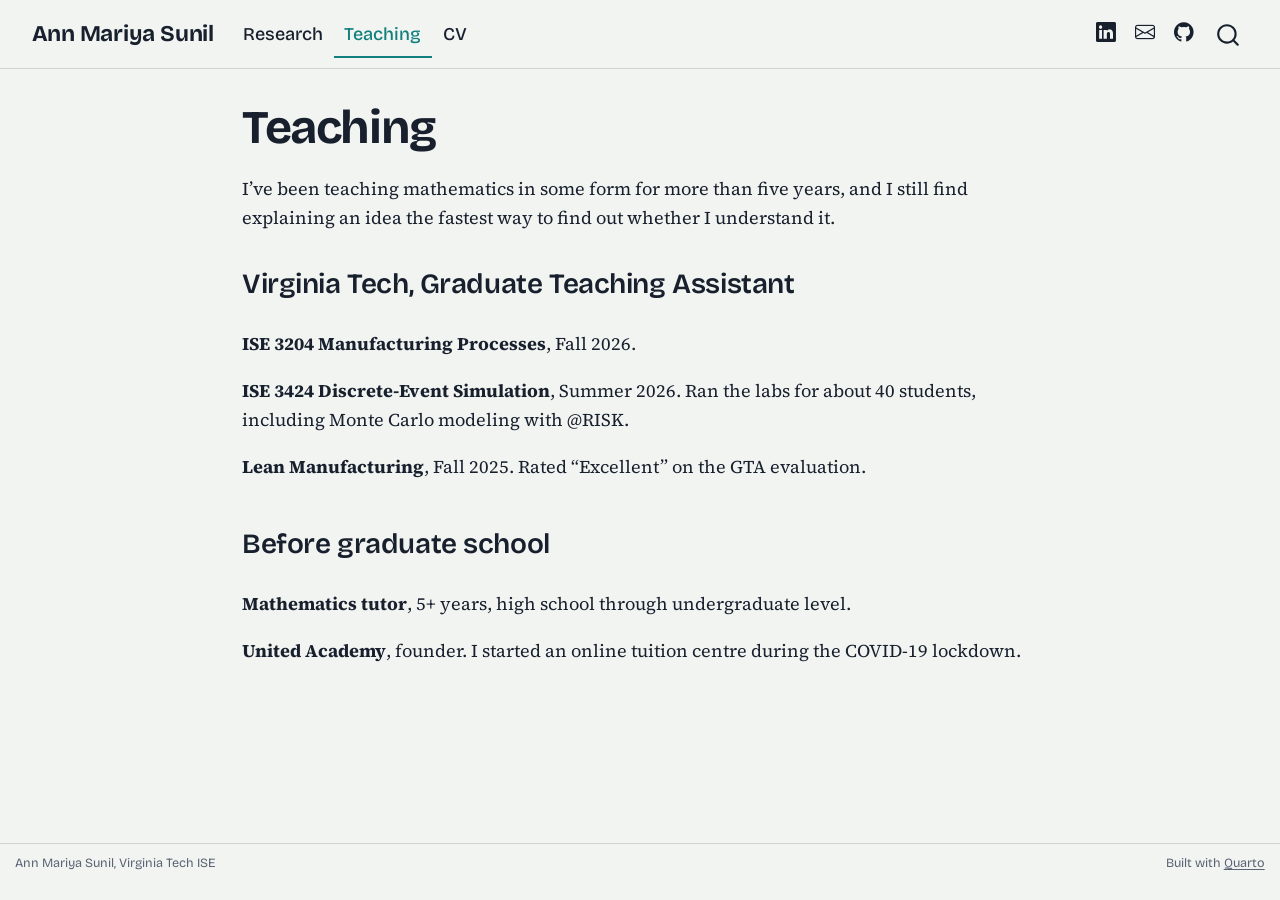
<file: teaching.html>
<!DOCTYPE html>
<html xmlns="http://www.w3.org/1999/xhtml" lang="en" xml:lang="en"><head>

<meta charset="utf-8">
<meta name="generator" content="quarto-1.11.9">

<meta name="viewport" content="width=device-width, initial-scale=1.0, user-scalable=yes">


<title>Teaching – Ann Mariya Sunil</title>
<style>
/* Default styles provided by pandoc.
** See https://pandoc.org/MANUAL.html#variables-for-html for config info.
*/
span.smallcaps{font-variant: small-caps;}
div.columns{display: flex; gap: 1.5em;}
div.column{flex: auto;}
@media screen {
div.columns{gap: min(4vw, 1.5em);}
div.column{overflow-x: auto;}
}
div.hanging-indent{margin-left: 1.5em; text-indent: -1.5em;}
ul.task-list{list-style: none;}
ul.task-list li input[type="checkbox"] {
  width: 0.8em;
  margin: 0 0.8em 0.2em -1em; /* quarto-specific, see https://github.com/quarto-dev/quarto-cli/issues/4556 */ 
  vertical-align: middle;
}
</style>


<script src="site_libs/quarto-nav/quarto-nav.js"></script>
<script src="site_libs/quarto-nav/headroom.min.js"></script>
<script src="site_libs/clipboard/clipboard.min.js"></script>
<script src="site_libs/quarto-search/autocomplete.umd.js"></script>
<script src="site_libs/quarto-search/fuse.min.js"></script>
<script src="site_libs/quarto-search/quarto-search.js"></script>
<meta name="quarto:offset" content="./">
<link href="./assets/favicon.svg" rel="icon" type="image/svg+xml">
<script src="site_libs/quarto-html/quarto.js" type="module"></script>
<script src="site_libs/quarto-html/tabsets/tabsets.js" type="module"></script>
<script src="site_libs/quarto-html/scrollable-regions/scrollable-regions.js" type="module"></script>
<script src="site_libs/quarto-html/popper.min.js"></script>
<script src="site_libs/quarto-html/tippy.umd.min.js"></script>
<script src="site_libs/quarto-html/anchor.min.js"></script>
<link href="site_libs/quarto-html/tippy.css" rel="stylesheet">
<link href="site_libs/quarto-html/quarto-syntax-highlighting-63b5708e65d6cd79cd7618c58d0c21e7.css" rel="stylesheet" id="quarto-text-highlighting-styles">
<script src="site_libs/bootstrap/bootstrap.min.js"></script>
<link href="site_libs/bootstrap/bootstrap-icons.css" rel="stylesheet">
<link href="site_libs/bootstrap/bootstrap-cb5331a4b22bfb158ec25ac866d5215c.min.css" rel="stylesheet" append-hash="true" id="quarto-bootstrap" data-mode="light">
<script id="quarto-search-options" type="application/json">{
  "location": "navbar",
  "copy-button": false,
  "collapse-after": 3,
  "panel-placement": "end",
  "type": "overlay",
  "limit": 50,
  "keyboard-shortcut": [
    "f",
    "/",
    "s"
  ],
  "show-item-context": false,
  "language": {
    "search-no-results-text": "No results",
    "search-matching-documents-text": "matching documents",
    "search-copy-link-title": "Copy link to search",
    "search-hide-matches-text": "Hide additional matches",
    "search-more-match-text": "more match in this document",
    "search-more-matches-text": "more matches in this document",
    "search-clear-button-title": "Clear",
    "search-text-placeholder": "",
    "search-detached-cancel-button-title": "Cancel",
    "search-submit-button-title": "Submit",
    "search-label": "Search"
  }
}</script>
<style>html{ scroll-behavior: smooth; }</style>


<link rel="stylesheet" href="assets/fonts.css">
</head>

<body class="nav-fixed fullcontent quarto-light"><a id="quarto-skip-link" class="visually-hidden-focusable" href="#quarto-document-content">Skip to main content</a>

<div id="quarto-search-results"></div>
  <header id="quarto-header" class="headroom fixed-top">
    <nav class="navbar navbar-expand-lg " data-bs-theme="dark" aria-label="Site">
      <div class="navbar-container container-fluid">
      <div class="navbar-brand-container mx-auto">
    <a class="navbar-brand" href="./index.html">
    <span class="navbar-title">Ann Mariya Sunil</span>
    </a>
  </div>
          <button class="navbar-toggler" type="button" data-bs-toggle="collapse" data-bs-target="#navbarCollapse" aria-controls="navbarCollapse" aria-expanded="false" aria-label="Toggle navigation" onclick="if (window.quartoToggleHeadroom) { window.quartoToggleHeadroom(); }">
  <span class="navbar-toggler-icon"></span>
</button>
          <div class="collapse navbar-collapse" id="navbarCollapse">
            <ul class="navbar-nav navbar-nav-scroll me-auto">
  <li class="nav-item">
    <a class="nav-link" href="./research.html"> 
<span class="menu-text">Research</span></a>
  </li>  
  <li class="nav-item">
    <a class="nav-link active" href="./teaching.html" aria-current="page"> 
<span class="menu-text">Teaching</span></a>
  </li>  
  <li class="nav-item">
    <a class="nav-link" href="./cv.html"> 
<span class="menu-text">CV</span></a>
  </li>  
</ul>
            <ul class="navbar-nav navbar-nav-scroll ms-auto">
  <li class="nav-item compact">
    <a class="nav-link" href="https://www.linkedin.com/in/ann-mariya-sunil-804a83195"> <i class="bi bi-linkedin" role="img" aria-label="LinkedIn">
</i> 
<span class="menu-text"></span></a>
  </li>  
  <li class="nav-item compact">
    <a class="nav-link" href="mailto:annmariyasunil@vt.edu"> <i class="bi bi-envelope" role="img" aria-label="Email">
</i> 
<span class="menu-text"></span></a>
  </li>  
  <li class="nav-item compact">
    <a class="nav-link" href="https://github.com/annmariyasunil"> <i class="bi bi-github" role="img" aria-label="GitHub">
</i> 
<span class="menu-text"></span></a>
  </li>  
</ul>
          </div> <!-- /navcollapse -->
            <div class="quarto-navbar-tools">
</div>
            <div id="quarto-search" class="" title="Search"></div>
      </div> <!-- /container-fluid -->
    </nav>
</header>
<!-- content -->
<div id="quarto-content" class="quarto-container page-columns page-rows-contents page-layout-article page-navbar">
<!-- sidebar -->
<!-- margin-sidebar -->
    
<!-- main -->
<main class="content" id="quarto-document-content" tabindex="-1">

<header id="title-block-header" class="quarto-title-block default">
<div class="quarto-title">
<h1 class="title">Teaching</h1>
</div>



<div class="quarto-title-meta">

    
  
    
  </div>
  


</header>


<p>I’ve been teaching mathematics in some form for more than five years, and I still find explaining an idea the fastest way to find out whether I understand it.</p>
<section id="virginia-tech-graduate-teaching-assistant" class="level2">
<h2 class="anchored" data-anchor-id="virginia-tech-graduate-teaching-assistant">Virginia Tech, Graduate Teaching Assistant</h2>
<p><strong>ISE 3204 Manufacturing Processes</strong>, Fall 2026.</p>
<p><strong>ISE 3424 Discrete-Event Simulation</strong>, Summer 2026. Ran the labs for about 40 students, including Monte Carlo modeling with <span class="citation" data-cites="RISK">@RISK</span>.</p>
<p><strong>Lean Manufacturing</strong>, Fall 2025. Rated “Excellent” on the GTA evaluation.</p>
</section>
<section id="before-graduate-school" class="level2">
<h2 class="anchored" data-anchor-id="before-graduate-school">Before graduate school</h2>
<p><strong>Mathematics tutor</strong>, 5+ years, high school through undergraduate level.</p>
<p><strong>United Academy</strong>, founder. I started an online tuition centre during the COVID-19 lockdown.</p>


</section>

</main> <!-- /main -->
<script id="quarto-html-after-body" type="application/javascript">
  window.document.addEventListener("DOMContentLoaded", function (event) {
    const icon = "";
    const anchorJS = new window.AnchorJS();
    anchorJS.options = {
      placement: 'right',
      icon: icon
    };
    anchorJS.add('.anchored');
    const isCodeAnnotation = (el) => {
      for (const clz of el.classList) {
        if (clz.startsWith('code-annotation-')) {                     
          return true;
        }
      }
      return false;
    }
    const onCopySuccess = function(e) {
      // button target
      const button = e.trigger;
      // don't keep focus
      button.blur();
      // flash "checked"
      button.classList.add('code-copy-button-checked');
      var currentTitle = button.getAttribute("title");
      button.setAttribute("title", "Copied!");
      let tooltip;
      if (window.bootstrap) {
        button.setAttribute("data-bs-toggle", "tooltip");
        button.setAttribute("data-bs-placement", "left");
        button.setAttribute("data-bs-title", "Copied!");
        tooltip = new bootstrap.Tooltip(button, 
          { trigger: "manual", 
            customClass: "code-copy-button-tooltip",
            offset: [0, -8]});
        tooltip.show();    
      }
      setTimeout(function() {
        if (tooltip) {
          tooltip.hide();
          button.removeAttribute("data-bs-title");
          button.removeAttribute("data-bs-toggle");
          button.removeAttribute("data-bs-placement");
        }
        button.setAttribute("title", currentTitle);
        button.classList.remove('code-copy-button-checked');
      }, 1000);
      // clear code selection
      e.clearSelection();
    }
    const getTextToCopy = function(trigger) {
      const outerScaffold = trigger.parentElement.cloneNode(true);
      const codeEl = outerScaffold.querySelector('code');
      for (const childEl of codeEl.children) {
        if (isCodeAnnotation(childEl)) {
          childEl.remove();
        }
      }
      return codeEl.innerText;
    }
    const clipboard = new window.ClipboardJS('.code-copy-button:not([data-in-quarto-modal])', {
      text: getTextToCopy
    });
    clipboard.on('success', onCopySuccess);
    if (window.document.getElementById('quarto-embedded-source-code-modal')) {
      const clipboardModal = new window.ClipboardJS('.code-copy-button[data-in-quarto-modal]', {
        text: getTextToCopy,
        container: window.document.getElementById('quarto-embedded-source-code-modal')
      });
      clipboardModal.on('success', onCopySuccess);
    }
      var localhostRegex = new RegExp(/^(?:http|https):\/\/localhost\:?[0-9]*\//);
      var mailtoRegex = new RegExp(/^mailto:/);
        var filterRegex = new RegExp("https:\/\/annmariyasunil\.github\.io");
      const newWindowLabel = "(opens in a new tab)";
      const newWindowNoteId = "quarto-ext-newwindow-label";
      // Links reference one hidden label through aria-describedby, so the
      // announcement never changes their accessible name.
      var describeNewWindow = (link) => {
        if (!window.document.getElementById(newWindowNoteId)) {
          var newWindowNote = window.document.createElement("span");
          newWindowNote.id = newWindowNoteId;
          newWindowNote.hidden = true;
          newWindowNote.textContent = newWindowLabel;
          window.document.body.appendChild(newWindowNote);
        }
        var describedBy = (link.getAttribute("aria-describedby") || "").split(/\s+/).filter(Boolean);
        if (!describedBy.includes(newWindowNoteId)) {
          describedBy.push(newWindowNoteId);
          link.setAttribute("aria-describedby", describedBy.join(" "));
        }
      }
      var isInternal = (href) => {
          return filterRegex.test(href) || localhostRegex.test(href) || mailtoRegex.test(href);
      }
      // Inspect non-navigation links and adorn them if external
      window.quartoDecorateExternalLinks = function (root) {
     var links = (root || window.document).querySelectorAll('a[href]:not(.nav-link):not(.navbar-brand):not(.toc-action):not(.sidebar-link):not(.sidebar-item-toggle):not(.pagination-link):not(.no-external):not([aria-hidden]):not(.dropdown-item):not(.quarto-navigation-tool):not(.about-link)');
      for (var i=0; i<links.length; i++) {
        const link = links[i];
        if (!isInternal(link.href)) {
          // undo the damage that might have been done by quarto-nav.js in the case of
          // links that we want to consider external
          if (link.dataset.originalHref !== undefined) {
            link.href = link.dataset.originalHref;
          }
            // target, if specified
            link.setAttribute("target", "_blank");
            if (link.getAttribute("rel") === null) {
              link.setAttribute("rel", "noopener");
            }
            describeNewWindow(link);
          if (!link.classList.contains('no-external-icon')) {
          }
        }
      }
      };
      window.quartoDecorateExternalLinks(window.document);
    // Esc closes the popup (WCAG 1.4.13) and focus leaving both trigger and
    // popup closes it (WCAG 2.4.11); tippy handles neither for interactive popups.
    const hideOnEscAndFocusOut = {
      name: 'hideOnEscAndFocusOut',
      defaultValue: true,
      fn(instance) {
        const dismiss = () => {
          // A show scheduled by the trigger delay would otherwise reopen it
          instance.clearDelayTimeouts();
          instance.hide();
        };
        const onKeyDown = (event) => {
          if (event.key !== 'Escape') {
            return;
          }
          // Keep Esc from also reaching page handlers (e.g. reveal.js overview),
          // except an open reveal.js slide menu, which Esc should close too.
          // The menu handles keys only when its keyboard option is on.
          const menuHandlesEsc = window.Reveal?.getPlugin?.('menu')?.isOpen() &&
            window.Reveal.getConfig().menu?.keyboard !== false;
          if (!menuHandlesEsc) {
            event.stopPropagation();
          }
          if (instance.popper.contains(window.document.activeElement)) {
            // Disabled while refocusing so the focus trigger does not reopen it
            instance.disable();
            instance.reference.focus();
            instance.enable();
          }
          dismiss();
        };
        const onFocusOut = (event) => {
          const target = event.relatedTarget;
          if (target && !instance.reference.contains(target) &&
              !instance.popper.contains(target)) {
            dismiss();
          }
        };
        // On the trigger too: a click trigger (code-annotations: select) has no
        // blur handling. Attached for the instance's lifetime so leaving the
        // trigger also cancels a show still pending on the trigger delay.
        instance.reference.addEventListener('focusout', onFocusOut);
        return {
          onShow() {
            window.document.addEventListener('keydown', onKeyDown, true);
            instance.popper.addEventListener('focusout', onFocusOut);
          },
          onHide() {
            window.document.removeEventListener('keydown', onKeyDown, true);
            instance.popper.removeEventListener('focusout', onFocusOut);
          },
          onDestroy() {
            instance.reference.removeEventListener('focusout', onFocusOut);
          },
        };
      },
    };
    function tippyHover(el, contentFn, onTriggerFn, onUntriggerFn) {
      const config = {
        allowHTML: true,
        maxWidth: 500,
        delay: 100,
        arrow: false,
        appendTo: function(el) {
            return el.parentElement;
        },
        interactive: true,
        interactiveBorder: 10,
        theme: 'quarto',
        placement: 'bottom-start',
        plugins: [hideOnEscAndFocusOut],
      };
      if (contentFn) {
        config.content = contentFn;
      }
      if (onTriggerFn) {
        config.onTrigger = onTriggerFn;
      }
      if (onUntriggerFn) {
        config.onUntrigger = onUntriggerFn;
      }
      window.tippy(el, config); 
    }
    const noterefs = window.document.querySelectorAll('a[role="doc-noteref"]');
    for (var i=0; i<noterefs.length; i++) {
      const ref = noterefs[i];
      tippyHover(ref, function() {
        // use id or data attribute instead here
        let href = ref.getAttribute('data-footnote-href') || ref.getAttribute('href');
        try { href = new URL(href).hash; } catch {}
        const id = href.replace(/^#\/?/, "");
        const note = window.document.getElementById(id);
        if (note) {
          return note.innerHTML;
        } else {
          return "";
        }
      });
    }
    const xrefs = window.document.querySelectorAll('a.quarto-xref');
    const processXRef = (id, note) => {
      // Strip column container classes
      const stripColumnClz = (el) => {
        el.classList.remove("page-full", "page-columns");
        if (el.children) {
          for (const child of el.children) {
            stripColumnClz(child);
          }
        }
      }
      stripColumnClz(note)
      if (id === null || id.startsWith('sec-')) {
        // Special case sections, only their first couple elements
        const container = document.createElement("div");
        if (note.children && note.children.length > 2) {
          container.appendChild(note.children[0].cloneNode(true));
          for (let i = 1; i < note.children.length; i++) {
            const child = note.children[i];
            if (child.tagName === "P" && child.innerText === "") {
              continue;
            } else {
              container.appendChild(child.cloneNode(true));
              break;
            }
          }
          if (window.Quarto?.typesetMath) {
            window.Quarto.typesetMath(container);
          }
          return container.innerHTML
        } else {
          if (window.Quarto?.typesetMath) {
            window.Quarto.typesetMath(note);
          }
          return note.innerHTML;
        }
      } else {
        // Remove any anchor links if they are present
        const anchorLink = note.querySelector('a.anchorjs-link');
        if (anchorLink) {
          anchorLink.remove();
        }
        if (window.Quarto?.typesetMath) {
          window.Quarto.typesetMath(note);
        }
        if (note.classList.contains("callout")) {
          return note.outerHTML;
        } else {
          return note.innerHTML;
        }
      }
    }
    for (var i=0; i<xrefs.length; i++) {
      const xref = xrefs[i];
      tippyHover(xref, undefined, function(instance) {
        instance.disable();
        let url = xref.getAttribute('href');
        let hash = undefined; 
        if (url.startsWith('#')) {
          hash = url;
        } else {
          try { hash = new URL(url).hash; } catch {}
        }
        if (hash) {
          const id = hash.replace(/^#\/?/, "");
          const note = window.document.getElementById(id);
          if (note !== null) {
            try {
              const html = processXRef(id, note.cloneNode(true));
              instance.setContent(html);
            } finally {
              instance.enable();
              instance.show();
            }
          } else {
            // See if we can fetch this
            fetch(url.split('#')[0])
            .then(res => res.text())
            .then(html => {
              const parser = new DOMParser();
              const htmlDoc = parser.parseFromString(html, "text/html");
              const note = htmlDoc.getElementById(id);
              if (note !== null) {
                const html = processXRef(id, note);
                instance.setContent(html);
              } 
            }).finally(() => {
              instance.enable();
              instance.show();
            });
          }
        } else {
          // See if we can fetch a full url (with no hash to target)
          // This is a special case and we should probably do some content thinning / targeting
          fetch(url)
          .then(res => res.text())
          .then(html => {
            const parser = new DOMParser();
            const htmlDoc = parser.parseFromString(html, "text/html");
            const note = htmlDoc.querySelector('main.content');
            if (note !== null) {
              // This should only happen for chapter cross references
              // (since there is no id in the URL)
              // remove the first header
              if (note.children.length > 0 && note.children[0].tagName === "HEADER") {
                note.children[0].remove();
              }
              const html = processXRef(null, note);
              instance.setContent(html);
            } 
          }).finally(() => {
            instance.enable();
            instance.show();
          });
        }
      }, function(instance) {
      });
    }
        let selectedAnnoteEl;
        const selectorForAnnotation = ( cell, annotation) => {
          let cellAttr = 'data-code-cell="' + cell + '"';
          let lineAttr = 'data-code-annotation="' +  annotation + '"';
          const selector = 'span[' + cellAttr + '][' + lineAttr + ']';
          return selector;
        }
        const selectCodeLines = (annoteEl) => {
          const doc = window.document;
          const targetCell = annoteEl.getAttribute("data-target-cell");
          const targetAnnotation = annoteEl.getAttribute("data-target-annotation");
          const annoteSpan = window.document.querySelector(selectorForAnnotation(targetCell, targetAnnotation));
          const lines = annoteSpan.getAttribute("data-code-lines").split(",");
          const lineIds = lines.map((line) => {
            return targetCell + "-" + line;
          })
          // Each band is positioned against its own containing block, which is
          // not the offsetParent of the lines, so place it from client rects.
          const placeBand = (band, firstEl, lastEl, codeBlock) => {
            const container = band.offsetParent;
            if (container === null) {
              return;
            }
            const containerRect = container.getBoundingClientRect();
            // Reveal.js scales slides with a transform, so convert client
            // pixels back to the CSS pixels of the container.
            const scale = containerRect.height / container.offsetHeight || 1;
            const firstRect = firstEl.getBoundingClientRect();
            const lastRect = lastEl.getBoundingClientRect();
            const top = (firstRect.top - containerRect.top) / scale - container.clientTop + container.scrollTop;
            const height = (lastRect.bottom - firstRect.top) / scale;
            band.style.top = top - 2 + "px";
            band.style.height = height + 4 + "px";
            if (codeBlock) {
              // Without the copy button wrapper, the containing block is wider
              // than the code block, so span the code block explicitly.
              const blockRect = codeBlock.getBoundingClientRect();
              band.style.left = (blockRect.left - containerRect.left) / scale - container.clientLeft + container.scrollLeft + "px";
              band.style.width = blockRect.width / scale + "px";
            }
          };
          if (lineIds.length > 0) {
            const el = window.document.getElementById(lineIds[0]);
            const lastEl = window.document.getElementById(lineIds[lineIds.length - 1]);
            const parent = el.parentElement.parentElement;
            // cook up a div (if necessary) and position it
            let div = window.document.getElementById("code-annotation-line-highlight");
            if (div === null) {
              div = window.document.createElement("div");
              div.setAttribute("id", "code-annotation-line-highlight");
              div.style.position = 'absolute';
              parent.appendChild(div);
            }
            placeBand(div, el, lastEl, parent.closest("div.sourceCode") || parent);
            let gutterDiv = window.document.getElementById("code-annotation-line-highlight-gutter");
            if (gutterDiv === null) {
              gutterDiv = window.document.createElement("div");
              gutterDiv.setAttribute("id", "code-annotation-line-highlight-gutter");
              gutterDiv.style.position = 'absolute';
              const codeCell = window.document.getElementById(targetCell);
              const gutter = codeCell.querySelector('.code-annotation-gutter');
              gutter.appendChild(gutterDiv);
            }
            placeBand(gutterDiv, el, lastEl);
            selectedAnnoteEl = annoteEl;
          }
        };
        const unselectCodeLines = () => {
          const elementsIds = ["code-annotation-line-highlight", "code-annotation-line-highlight-gutter"];
          elementsIds.forEach((elId) => {
            const div = window.document.getElementById(elId);
            if (div) {
              div.remove();
            }
          });
          selectedAnnoteEl = undefined;
        };
          // Handle positioning of the toggle
      window.addEventListener(
        "resize",
        throttle(() => {
          elRect = undefined;
          if (selectedAnnoteEl) {
            selectCodeLines(selectedAnnoteEl);
          }
        }, 10)
      );
      function throttle(fn, ms) {
      let throttle = false;
      let timer;
        return (...args) => {
          if(!throttle) { // first call gets through
              fn.apply(this, args);
              throttle = true;
          } else { // all the others get throttled
              if(timer) clearTimeout(timer); // cancel #2
              timer = setTimeout(() => {
                fn.apply(this, args);
                timer = throttle = false;
              }, ms);
          }
        };
      }
        // Attach click handler to the DT
        const annoteDls = window.document.querySelectorAll('dt[data-target-cell]');
        for (const annoteDlNode of annoteDls) {
          annoteDlNode.addEventListener('click', (event) => {
            const clickedEl = event.target;
            if (clickedEl !== selectedAnnoteEl) {
              unselectCodeLines();
              const activeEl = window.document.querySelector('dt[data-target-cell].code-annotation-active');
              if (activeEl) {
                activeEl.classList.remove('code-annotation-active');
              }
              selectCodeLines(clickedEl);
              clickedEl.classList.add('code-annotation-active');
            } else {
              // Unselect the line
              unselectCodeLines();
              clickedEl.classList.remove('code-annotation-active');
            }
          });
        }
    const findCites = (el) => {
      const parentEl = el.parentElement;
      if (parentEl) {
        const cites = parentEl.dataset.cites;
        if (cites) {
          return {
            el,
            cites: cites.split(' ')
          };
        } else {
          return findCites(el.parentElement)
        }
      } else {
        return undefined;
      }
    };
    var bibliorefs = window.document.querySelectorAll('a[role="doc-biblioref"]');
    for (var i=0; i<bibliorefs.length; i++) {
      const ref = bibliorefs[i];
      const citeInfo = findCites(ref);
      if (citeInfo) {
        tippyHover(citeInfo.el, function() {
          var popup = window.document.createElement('div');
          citeInfo.cites.forEach(function(cite) {
            var citeDiv = window.document.createElement('div');
            citeDiv.classList.add('hanging-indent');
            citeDiv.classList.add('csl-entry');
            var biblioDiv = window.document.getElementById('ref-' + cite);
            if (biblioDiv) {
              citeDiv.innerHTML = biblioDiv.innerHTML;
            }
            popup.appendChild(citeDiv);
          });
          return popup.innerHTML;
        });
      }
    }
  });
  </script>
  <script type="application/javascript">
  window.quartoScrollableRegionsLabels = {"code":"Scrollable code","output":"Scrollable output"};
  </script>
</div> <!-- /content -->
<footer class="footer">
  <div class="nav-footer">
    <div class="nav-footer-left">
<p>Ann Mariya Sunil, Virginia Tech ISE</p>
</div>   
    <div class="nav-footer-center">
      &nbsp;
    </div>
    <div class="nav-footer-right">
<p>Built with <a href="https://quarto.org">Quarto</a></p>
</div>
  </div>
</footer>




<script src="site_libs/quarto-html/zenscroll-min.js"></script>
</body></html>
</file>
<file: site_libs/quarto-html/tippy.css>
.tippy-box[data-animation=fade][data-state=hidden]{opacity:0}[data-tippy-root]{max-width:calc(100vw - 10px)}.tippy-box{position:relative;background-color:#333;color:#fff;border-radius:4px;font-size:14px;line-height:1.4;white-space:normal;outline:0;transition-property:transform,visibility,opacity}.tippy-box[data-placement^=top]>.tippy-arrow{bottom:0}.tippy-box[data-placement^=top]>.tippy-arrow:before{bottom:-7px;left:0;border-width:8px 8px 0;border-top-color:initial;transform-origin:center top}.tippy-box[data-placement^=bottom]>.tippy-arrow{top:0}.tippy-box[data-placement^=bottom]>.tippy-arrow:before{top:-7px;left:0;border-width:0 8px 8px;border-bottom-color:initial;transform-origin:center bottom}.tippy-box[data-placement^=left]>.tippy-arrow{right:0}.tippy-box[data-placement^=left]>.tippy-arrow:before{border-width:8px 0 8px 8px;border-left-color:initial;right:-7px;transform-origin:center left}.tippy-box[data-placement^=right]>.tippy-arrow{left:0}.tippy-box[data-placement^=right]>.tippy-arrow:before{left:-7px;border-width:8px 8px 8px 0;border-right-color:initial;transform-origin:center right}.tippy-box[data-inertia][data-state=visible]{transition-timing-function:cubic-bezier(.54,1.5,.38,1.11)}.tippy-arrow{width:16px;height:16px;color:#333}.tippy-arrow:before{content:"";position:absolute;border-color:transparent;border-style:solid}.tippy-content{position:relative;padding:5px 9px;z-index:1}
</file>
<file: site_libs/quarto-html/quarto-syntax-highlighting-63b5708e65d6cd79cd7618c58d0c21e7.css>
/* quarto syntax highlight colors */
:root {
  --quarto-hl-ot-color: #003B4F;
  --quarto-hl-at-color: #657422;
  --quarto-hl-ss-color: #20794D;
  --quarto-hl-an-color: #5E5E5E;
  --quarto-hl-fu-color: #4758AB;
  --quarto-hl-st-color: #20794D;
  --quarto-hl-cf-color: #003B4F;
  --quarto-hl-op-color: #5E5E5E;
  --quarto-hl-er-color: #AD0000;
  --quarto-hl-bn-color: #AD0000;
  --quarto-hl-al-color: #AD0000;
  --quarto-hl-va-color: #111111;
  --quarto-hl-bu-color: inherit;
  --quarto-hl-ex-color: inherit;
  --quarto-hl-pp-color: #AD0000;
  --quarto-hl-in-color: #5E5E5E;
  --quarto-hl-vs-color: #20794D;
  --quarto-hl-wa-color: #5E5E5E;
  --quarto-hl-do-color: #5E5E5E;
  --quarto-hl-im-color: #00769E;
  --quarto-hl-ch-color: #20794D;
  --quarto-hl-dt-color: #AD0000;
  --quarto-hl-fl-color: #AD0000;
  --quarto-hl-co-color: #5E5E5E;
  --quarto-hl-cv-color: #5E5E5E;
  --quarto-hl-cn-color: #8f5902;
  --quarto-hl-sc-color: #5E5E5E;
  --quarto-hl-dv-color: #AD0000;
  --quarto-hl-kw-color: #003B4F;
}

/* other quarto variables */
:root {
  --quarto-font-monospace: SFMono-Regular, Menlo, Monaco, Consolas, "Liberation Mono", "Courier New", monospace;
}

/* syntax highlight based on Pandoc's rules */
pre > code.sourceCode > span {
  color: #003B4F;
}

code.sourceCode > span {
  color: #003B4F;
}

div.sourceCode,
div.sourceCode pre.sourceCode {
  color: #003B4F;
}

/* Normal */
code span {
  color: #003B4F;
}

/* Alert */
code span.al {
  color: #AD0000;
  font-style: inherit;
}

/* Annotation */
code span.an {
  color: #5E5E5E;
  font-style: inherit;
}

/* Attribute */
code span.at {
  color: #657422;
  font-style: inherit;
}

/* BaseN */
code span.bn {
  color: #AD0000;
  font-style: inherit;
}

/* BuiltIn */
code span.bu {
  font-style: inherit;
}

/* ControlFlow */
code span.cf {
  color: #003B4F;
  font-weight: bold;
  font-style: inherit;
}

/* Char */
code span.ch {
  color: #20794D;
  font-style: inherit;
}

/* Constant */
code span.cn {
  color: #8f5902;
  font-style: inherit;
}

/* Comment */
code span.co {
  color: #5E5E5E;
  font-style: inherit;
}

/* CommentVar */
code span.cv {
  color: #5E5E5E;
  font-style: italic;
}

/* Documentation */
code span.do {
  color: #5E5E5E;
  font-style: italic;
}

/* DataType */
code span.dt {
  color: #AD0000;
  font-style: inherit;
}

/* DecVal */
code span.dv {
  color: #AD0000;
  font-style: inherit;
}

/* Error */
code span.er {
  color: #AD0000;
  font-style: inherit;
}

/* Extension */
code span.ex {
  font-style: inherit;
}

/* Float */
code span.fl {
  color: #AD0000;
  font-style: inherit;
}

/* Function */
code span.fu {
  color: #4758AB;
  font-style: inherit;
}

/* Import */
code span.im {
  color: #00769E;
  font-style: inherit;
}

/* Information */
code span.in {
  color: #5E5E5E;
  font-style: inherit;
}

/* Keyword */
code span.kw {
  color: #003B4F;
  font-weight: bold;
  font-style: inherit;
}

/* Operator */
code span.op {
  color: #5E5E5E;
  font-style: inherit;
}

/* Other */
code span.ot {
  color: #003B4F;
  font-style: inherit;
}

/* Preprocessor */
code span.pp {
  color: #AD0000;
  font-style: inherit;
}

/* SpecialChar */
code span.sc {
  color: #5E5E5E;
  font-style: inherit;
}

/* SpecialString */
code span.ss {
  color: #20794D;
  font-style: inherit;
}

/* String */
code span.st {
  color: #20794D;
  font-style: inherit;
}

/* Variable */
code span.va {
  color: #111111;
  font-style: inherit;
}

/* VerbatimString */
code span.vs {
  color: #20794D;
  font-style: inherit;
}

/* Warning */
code span.wa {
  color: #5E5E5E;
  font-style: italic;
}

.prevent-inlining {
  content: "</";
}

/*# sourceMappingURL=054cc16b9e9817627be6994582d2ffb5.css.map */
</file>
<file: assets/fonts.css>
@font-face {
  font-family: "Bricolage Grotesque";
  font-style: normal;
  font-display: swap;
  font-weight: 200 800;
  src: url("fonts/bricolage-grotesque-latin-wght-normal.woff2") format("woff2-variations");
}
@font-face {
  font-family: "Source Serif 4";
  font-style: normal;
  font-display: swap;
  font-weight: 200 900;
  src: url("fonts/source-serif-4-latin-wght-normal.woff2") format("woff2-variations");
}
@font-face {
  font-family: "Source Serif 4";
  font-style: italic;
  font-display: swap;
  font-weight: 200 900;
  src: url("fonts/source-serif-4-latin-wght-italic.woff2") format("woff2-variations");
}
</file>
